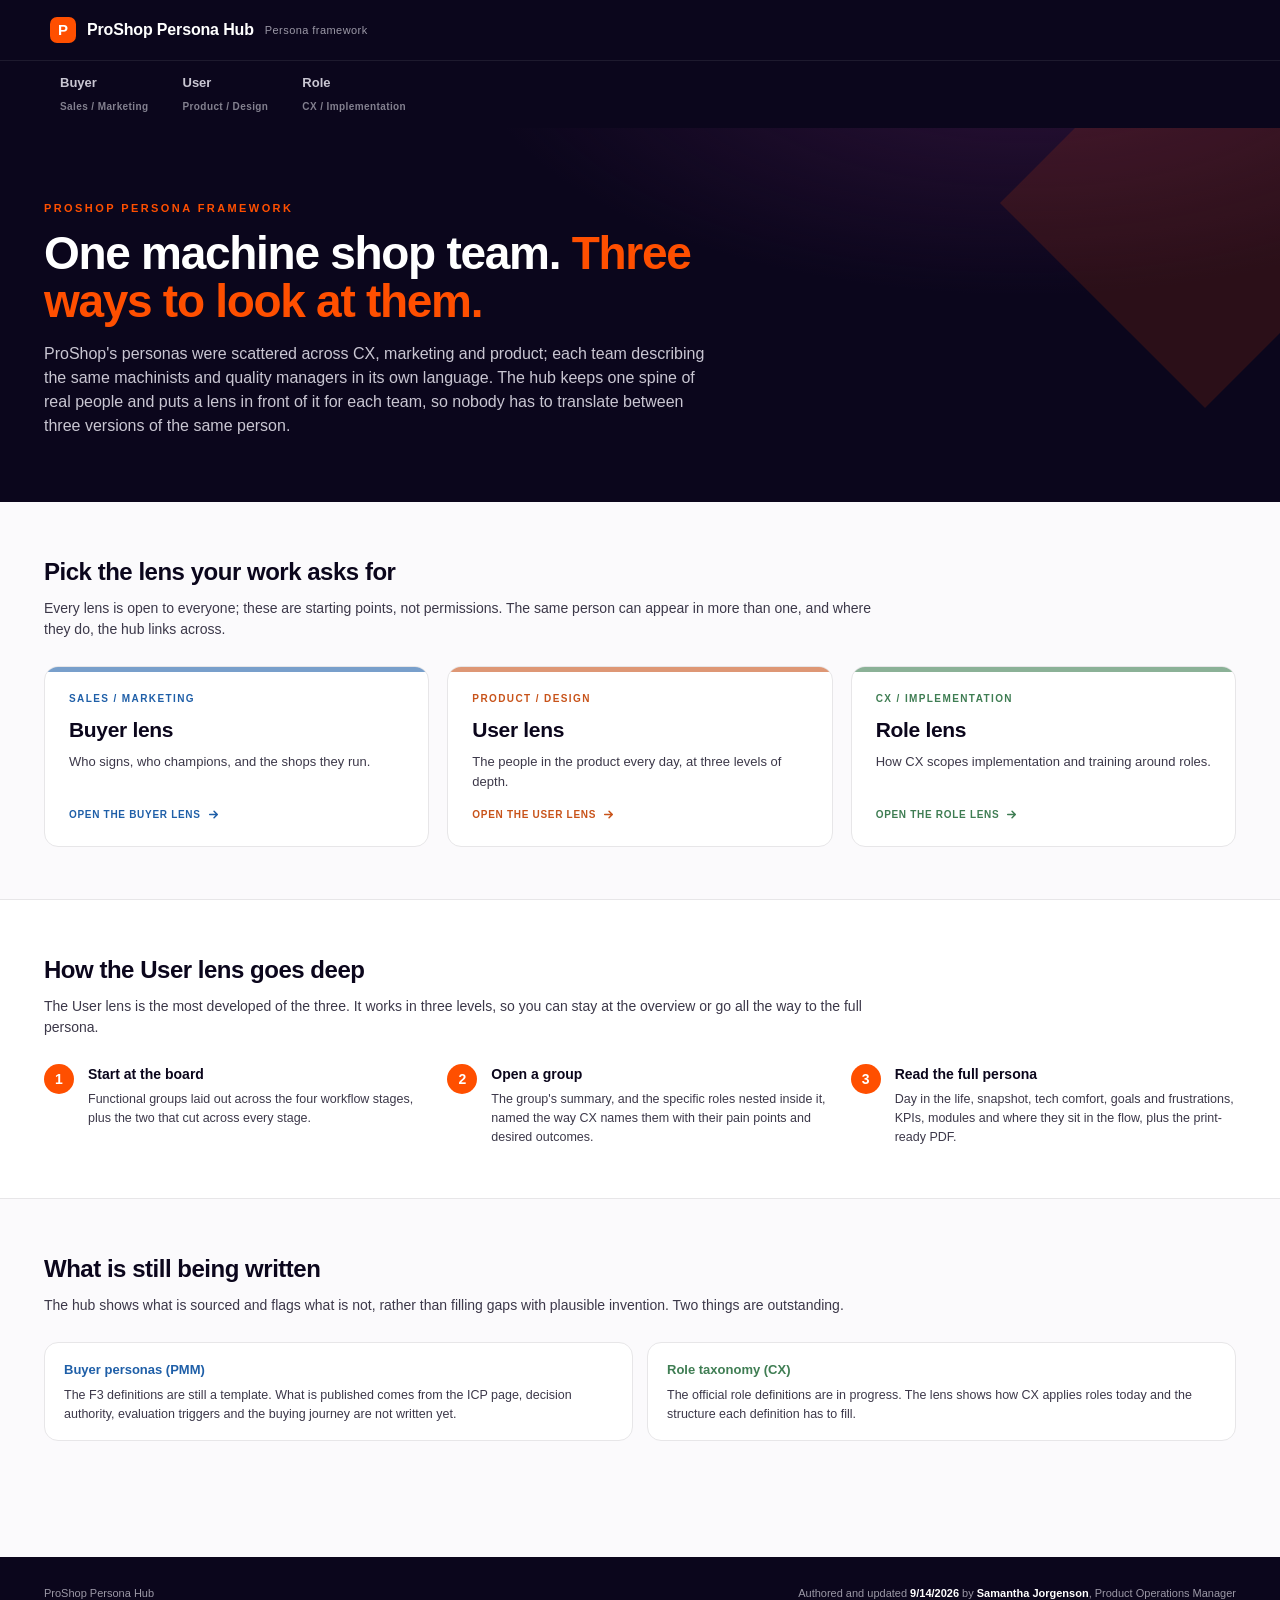
<file: index.html>
<!DOCTYPE html>
<html lang="en">
<head>
<meta charset="UTF-8">
<meta name="viewport" content="width=device-width, initial-scale=1.0">
<title>ProShop Persona Hub</title>
<meta name="description" content="One set of people, seen through the lens your team actually works in, buyer, user, or role.">
<link rel="stylesheet" href="design-tokens.css">
<style>
  /* Colour and size values all come from design-tokens.css so the pending Figma
     swap stays a one-file change. Nothing here hard-codes a brand colour. */
  *{box-sizing:border-box;margin:0;padding:0;}
  html{scroll-behavior:smooth;}
  body{font-family:var(--sans);color:var(--ink);background:var(--wash);line-height:1.5;-webkit-font-smoothing:antialiased;}
  .wrap{max-width:var(--maxw);margin:0 auto;padding:0 24px;}
  [hidden]{display:none !important;}

  /* ---------- interactive affordances ---------- */
  .act{cursor:pointer;font:inherit;color:inherit;text-align:left;border:none;background:none;text-decoration:none;
       transition:transform var(--t-fast) var(--ease),box-shadow var(--t-fast) var(--ease),border-color var(--t-fast);}
  a{color:inherit;}
  :focus-visible{outline:none;box-shadow:var(--ring);border-radius:var(--radius-sm);}
  .btn{display:inline-flex;align-items:center;gap:8px;font-family:inherit;font-size:12.5px;font-weight:700;
       padding:10px 16px;border-radius:var(--radius-sm);cursor:pointer;border:none;text-decoration:none;
       transition:transform var(--t-fast) var(--ease),box-shadow var(--t-fast) var(--ease),background var(--t-fast);}
  .btn.flame{background:var(--flame);color:var(--paper);box-shadow:0 2px 0 #BE3A00,0 7px 20px rgba(255,79,0,.28);}
  .btn.flame:hover{transform:translateY(-2px);box-shadow:0 4px 0 #BE3A00,0 12px 26px rgba(255,79,0,.34);}
  .btn.flame:active{transform:translateY(1px);box-shadow:0 1px 0 #BE3A00;}
  .btn.line{background:var(--paper);color:var(--ink);border:1.5px solid var(--line);}
  .btn.line:hover{border-color:var(--accent,var(--flame));transform:translateY(-2px);}
  .skiplink{position:absolute;left:-9999px;top:0;z-index:100;background:var(--flame);color:var(--paper);
            padding:10px 16px;font-size:12.5px;font-weight:700;border-radius:0 0 var(--radius-sm) 0;}
  .skiplink:focus{left:0;}

  /* ---------- top bar ---------- */
  .topbar{background:var(--ink);color:var(--paper);position:sticky;top:0;z-index:40;}
  .topbar .wrap{display:flex;align-items:center;justify-content:space-between;min-height:var(--nav-h);gap:16px;}
  .brand{display:flex;align-items:center;gap:11px;font-weight:800;font-size:16px;letter-spacing:-.01em;
         color:var(--paper);text-decoration:none;padding:4px 6px;border-radius:var(--radius-sm);}
  .brand .logo{width:26px;height:26px;border-radius:7px;background:var(--flame);display:grid;place-items:center;font-size:15px;}
  .brand small{font-weight:500;color:#9B98A6;font-size:11px;letter-spacing:.04em;}

  .lensbar{background:var(--ink);border-top:1px solid rgba(255,255,255,.08);position:sticky;top:var(--nav-h);z-index:39;}
  .lensbar .wrap{display:flex;gap:2px;overflow-x:auto;}
  .tab{position:relative;color:#C9C6D2;text-decoration:none;padding:12px 16px 11px;white-space:nowrap;
       border-radius:var(--radius-sm) var(--radius-sm) 0 0;transition:color var(--t-fast),background var(--t-fast);}
  .tab .tl{font-size:13px;font-weight:800;display:block;}
  .tab .tw{font-size:10px;font-weight:600;color:#83808F;letter-spacing:.04em;}
  .tab::after{content:"";position:absolute;left:14px;right:14px;bottom:0;height:3px;border-radius:3px 3px 0 0;
              background:var(--tint);transform:scaleX(0);transition:transform var(--t-med) var(--ease);}
  .tab:hover{color:var(--paper);background:rgba(255,255,255,.07);}
  .tab:hover::after,.tab[aria-current="page"]::after{transform:scaleX(1);}
  .tab[aria-current="page"]{color:var(--paper);}
  .tab[data-lens="buyer"]{--tint:var(--lens-buyer);}
  .tab[data-lens="user"]{--tint:var(--lens-user);}
  .tab[data-lens="role"]{--tint:var(--lens-role);}

  /* ---------- page transition ---------- */
  #page{transition:opacity var(--t-med) var(--ease),transform var(--t-med) var(--ease);}
  #page.swap{opacity:0;transform:translateY(10px);}
  main{padding:28px 0 64px;}

  /* ---------- landing ---------- */
  .hero{background:radial-gradient(900px 420px at 80% -25%,#2E1238 0%,transparent 62%),var(--ink);
        color:var(--paper);padding:72px 0 64px;position:relative;overflow:hidden;}
  .hero::after{content:"";position:absolute;right:-70px;top:-70px;width:290px;height:290px;
               background:var(--flame);opacity:.13;transform:rotate(45deg);}
  .hero .wrap{position:relative;z-index:1;}
  .hero .kick{font-size:11px;letter-spacing:.22em;font-weight:700;color:var(--flame);text-transform:uppercase;margin-bottom:14px;}
  .hero h1{font-size:46px;font-weight:800;letter-spacing:-.028em;line-height:1.04;max-width:16em;}
  .hero h1 em{font-style:normal;color:var(--flame);}
  .hero .sub{font-size:16px;color:#C9C6D2;margin-top:16px;max-width:42em;}

  .hsec{padding:52px 0;}
  .hsec.alt{background:var(--paper);border-block:1px solid var(--line);}
  .hh{font-size:24px;font-weight:800;letter-spacing:-.02em;margin-bottom:8px;}
  .hp{font-size:14px;color:var(--ink-soft);max-width:60em;margin-bottom:26px;}

  .lenscards{display:grid;grid-template-columns:repeat(auto-fit,minmax(280px,1fr));gap:18px;}
  .lenscard{display:flex;flex-direction:column;background:var(--paper);border:1.5px solid var(--line);
            border-radius:var(--radius);padding:24px;position:relative;overflow:hidden;}
  .hsec.alt .lenscard{background:var(--wash);}
  .lenscard::before{content:"";position:absolute;left:0;top:0;width:100%;height:5px;background:var(--accent);opacity:.6;transition:opacity var(--t-fast);}
  .lenscard:hover{border-color:var(--accent);transform:translateY(-5px);box-shadow:var(--shadow-lg);}
  .lenscard:hover::before{opacity:1;}
  .lenscard .lw{font-size:10px;letter-spacing:.14em;text-transform:uppercase;font-weight:800;color:var(--accent);margin-bottom:8px;}
  .lenscard .ln{font-size:21px;font-weight:800;letter-spacing:-.015em;margin-bottom:7px;}
  .lenscard .lb{font-size:13px;color:var(--ink-soft);margin-bottom:16px;}
  .lenscard .lgo{margin-top:auto;display:inline-flex;align-items:center;gap:6px;font-size:10px;font-weight:800;
                 letter-spacing:.07em;text-transform:uppercase;color:var(--accent);}

  .steps{display:grid;grid-template-columns:repeat(auto-fit,minmax(240px,1fr));gap:18px;counter-reset:s;}
  .step{position:relative;padding-left:44px;}
  .step::before{counter-increment:s;content:counter(s);position:absolute;left:0;top:0;width:30px;height:30px;
                border-radius:50%;background:var(--flame);color:var(--paper);display:grid;place-items:center;font-weight:800;font-size:14px;}
  .step h4{font-size:14px;font-weight:800;margin-bottom:5px;}
  .step p{font-size:12.5px;color:var(--ink-soft);}

  /* ---------- lens intro ---------- */
  .lensintro{background:var(--paper);border-bottom:1px solid var(--line);}
  .lensintro .wrap{padding:26px 24px 0;}
  .crumb{font-size:11px;color:var(--mute);margin-bottom:10px;}
  .crumb a{color:var(--mute);text-decoration:none;font-weight:700;}
  .crumb a:hover{color:var(--flame);}
  .eyebrow{display:inline-flex;align-items:center;gap:8px;font-size:11px;letter-spacing:.16em;text-transform:uppercase;font-weight:800;color:var(--accent);margin-bottom:8px;}
  .eyebrow::before{content:"";width:22px;height:2px;background:var(--accent);border-radius:2px;}
  h1.ltitle{font-size:28px;font-weight:800;letter-spacing:-.02em;margin-bottom:6px;}
  .ldesc{font-size:14px;color:var(--ink-soft);max-width:60em;}
  .lmeta{margin-top:12px;display:flex;gap:10px;flex-wrap:wrap;align-items:center;}
  .pill{font-size:10.5px;font-weight:800;letter-spacing:.06em;text-transform:uppercase;padding:5px 10px;border-radius:999px;}
  .pill.built{background:rgba(25,135,84,.12);color:var(--green);}
  .pill.partial{background:rgba(31,95,168,.12);color:var(--lens-buyer);}
  .pill.owner{background:var(--wash);color:var(--mute);border:1px solid var(--line);}

  /* section sub-nav, chunks each lens instead of one long scroll */
  .subnav{display:flex;gap:3px;margin-top:20px;overflow-x:auto;}
  .subnav a{position:relative;font-size:12.5px;font-weight:700;color:var(--mute);text-decoration:none;
            padding:10px 14px;white-space:nowrap;border-radius:var(--radius-sm) var(--radius-sm) 0 0;transition:var(--t-fast);}
  .subnav a::after{content:"";position:absolute;left:10px;right:10px;bottom:0;height:3px;border-radius:3px 3px 0 0;
                   background:var(--accent);transform:scaleX(0);transition:transform var(--t-med) var(--ease);}
  .subnav a:hover{color:var(--ink);background:var(--wash);}
  .subnav a[aria-current="page"]{color:var(--ink);}
  .subnav a[aria-current="page"]::after{transform:scaleX(1);}

  /* ---------- board ---------- */
  .boardhint{font-size:12px;color:var(--mute);margin-bottom:14px;}
  .stages{display:grid;grid-template-columns:repeat(4,1fr);gap:26px 22px;align-items:start;}
  .stagecol{display:flex;flex-direction:column;gap:8px;}
  .stagehead{position:relative;background:var(--flame-wash);border:1px solid var(--flame-line);
             border-radius:var(--radius-sm);padding:10px 13px 11px;margin-bottom:2px;}
  .stagehead .s{font-family:var(--mono);font-size:10px;color:var(--flame);font-weight:700;}
  .stagehead .n{font-size:12.5px;font-weight:800;}
  .stagehead .sd{font-size:10.5px;color:var(--ink-soft);line-height:1.35;margin-top:4px;}
  /* between-stage arrow: anchored to the header, sitting in the grid gap */
  .stagehead .snext{position:absolute;right:-18px;top:50%;transform:translateY(-50%);
                    width:14px;color:var(--flame);opacity:.85;display:block;}
  .stagehead .snext svg{width:14px;height:9px;display:block;}

  .gcard{display:flex;flex-direction:column;gap:6px;background:var(--paper);border:1.5px solid var(--line);
         border-radius:var(--radius);padding:15px 14px 13px;position:relative;overflow:hidden;}
  .gcard::before{content:"";position:absolute;left:0;top:0;width:100%;height:4px;background:var(--accent);opacity:.5;transition:opacity var(--t-fast);}
  .gcard:hover{border-color:var(--accent);transform:translateY(-4px);box-shadow:var(--shadow-lg);}
  .gcard:hover::before{opacity:1;}
  .gcard .gn{font-size:14px;font-weight:800;letter-spacing:-.01em;}
  .gcard .gs{font-size:11px;color:var(--mute);line-height:1.35;}
  .gcard .grow{margin-top:auto;padding-top:9px;display:flex;align-items:center;justify-content:space-between;gap:8px;}
  .gcard .cta{font-size:9.5px;font-weight:800;letter-spacing:.07em;text-transform:uppercase;color:var(--accent);display:inline-flex;align-items:center;gap:4px;}
  .cnt{font-size:9.5px;font-weight:800;color:var(--mute);background:var(--wash);border:1px solid var(--line);border-radius:999px;padding:3px 8px;white-space:nowrap;}
  .cnt.warn{background:var(--amber-wash);color:var(--amber);border-color:transparent;}

  .crossband{margin-top:16px;background:var(--ink);border-radius:var(--radius);padding:18px 20px;}
  .crossband .ch{font-size:10.5px;letter-spacing:.14em;text-transform:uppercase;font-weight:800;color:var(--flame);margin-bottom:4px;}
  .crossband .cd{font-size:11.5px;color:#C9C6D2;margin-bottom:14px;}
  .crossgrid{display:grid;grid-template-columns:repeat(auto-fit,minmax(230px,1fr));gap:12px;}
  .crossband .gcard{background:rgba(255,255,255,.06);border-color:rgba(255,255,255,.16);color:var(--paper);}
  .crossband .gcard .gs{color:#C9C6D2;}
  .crossband .gcard .cnt{background:rgba(255,255,255,.1);border-color:rgba(255,255,255,.18);color:#C9C6D2;}
  .crossband .gcard .cnt.warn{background:var(--amber-wash);color:var(--amber);}

  /* ---------- focus ---------- */
  .railbar{display:flex;align-items:center;gap:10px;margin-bottom:16px;}
  .backall{flex:none;font-size:12px;font-weight:800;background:var(--paper);border:1.5px solid var(--line);
           border-radius:var(--radius-sm);padding:9px 13px;text-decoration:none;transition:var(--t-fast);}
  .backall:hover{border-color:var(--accent);transform:translateX(-2px);}
  .rail{display:flex;gap:7px;overflow-x:auto;padding-bottom:3px;}
  .railchip{flex:none;font-size:11.5px;font-weight:700;background:var(--paper);border:1.5px solid var(--line);
            border-radius:999px;padding:8px 14px;white-space:nowrap;text-decoration:none;transition:var(--t-fast);}
  .railchip:hover{border-color:var(--accent);}
  .railchip[aria-current="page"]{background:var(--accent);border-color:var(--accent);color:var(--paper);}

  .fpanel{background:var(--paper);border:1px solid var(--line);border-radius:var(--radius);overflow:hidden;}
  .fhead{padding:24px 26px 22px;border-bottom:1px solid var(--line);}
  .fhead .fstage{font-size:10px;letter-spacing:.14em;text-transform:uppercase;font-weight:800;color:var(--accent);margin-bottom:7px;}
  .fhead h2{font-size:26px;font-weight:800;letter-spacing:-.02em;}
  .fhead .fsum{font-size:13.5px;color:var(--ink-soft);margin-top:8px;max-width:62em;}
  .chips{display:flex;flex-wrap:wrap;gap:7px;margin-top:14px;}
  .chip{font-size:11px;font-weight:600;background:var(--wash);border:1px solid var(--line);border-radius:8px;padding:6px 10px;color:var(--ink-soft);}
  .chip.home{background:var(--flame-wash);border-color:var(--flame-line);color:var(--ink);font-weight:700;}
  .chip.pos{background:var(--ink);color:var(--paper);border-color:var(--ink);font-weight:700;}
  .fbody{padding:22px 26px 26px;}
  .fsec{font-size:10.5px;letter-spacing:.14em;text-transform:uppercase;font-weight:800;
        padding-bottom:6px;border-bottom:2px solid var(--accent);margin:0 0 14px;}

  /* ---------- accordion ---------- */
  .acc{display:flex;flex-direction:column;gap:9px;}
  .accitem{border:1.5px solid var(--line);border-radius:var(--radius-sm);overflow:hidden;background:var(--paper);}
  .accitem[data-open="true"]{border-color:var(--accent);}
  .acchead{width:100%;display:flex;align-items:center;gap:12px;padding:13px 15px;cursor:pointer;
           font-family:inherit;background:none;border:none;text-align:left;transition:background var(--t-fast);}
  .acchead:hover{background:var(--wash);}
  .acchead .an{display:block;font-size:13.5px;font-weight:800;}
  .acchead .as{display:block;font-size:11px;color:var(--mute);margin-top:1px;}
  .acchead .atxt{flex:1;min-width:0;}
  .chev{flex:none;width:11px;height:11px;border-right:2.4px solid var(--accent);border-bottom:2.4px solid var(--accent);
        transform:rotate(45deg);transition:transform var(--t-med) var(--ease);margin-right:3px;}
  .accitem[data-open="true"] .chev{transform:rotate(-135deg);}
  .accbody{max-height:0;overflow:hidden;transition:max-height var(--t-med) var(--ease);}
  .accinner{padding:2px 15px 16px;display:grid;grid-template-columns:1fr 1fr;gap:18px;}
  .col h4{font-size:10px;letter-spacing:.1em;text-transform:uppercase;font-weight:800;margin-bottom:8px;display:flex;align-items:center;gap:6px;}
  .col h4 .dot{width:7px;height:7px;border-radius:50%;}
  .col.pain h4 .dot{background:var(--amber);}
  .col.out h4 .dot{background:var(--green);}
  .col ul{list-style:none;}
  .col li{font-size:11.5px;color:var(--ink-soft);padding-left:14px;position:relative;margin-bottom:7px;line-height:1.4;}
  .col li::before{content:"";position:absolute;left:0;top:6px;width:5px;height:5px;border-radius:50%;}
  .col.pain li::before{background:var(--amber);}
  .col.out li::before{background:var(--green);}
  .accmeta{grid-column:1/-1;display:flex;flex-wrap:wrap;gap:8px;align-items:center;padding-top:8px;border-top:1px dashed var(--line);}
  .src{font-size:10px;color:var(--mute);}
  .xlens{font-size:10px;font-weight:800;background:var(--lens-buyer);color:var(--paper);border:none;
         border-radius:999px;padding:5px 11px;text-decoration:none;display:inline-flex;align-items:center;gap:5px;transition:var(--t-fast);}
  .xlens:hover{transform:translateY(-1px);}

  /* ---------- notices ---------- */
  .notice{display:flex;gap:12px;align-items:flex-start;background:var(--amber-wash);border:1px solid rgba(180,83,9,.25);
          border-radius:var(--radius-sm);padding:13px 16px;font-size:12px;color:var(--ink-soft);}
  .notice .ni{font-weight:800;color:var(--amber);flex:none;}
  .notice b{color:var(--ink);}
  .notice.plain{background:var(--wash);border-color:var(--line);}
  .notice.plain .ni{color:var(--mute);}

  /* ---------- level 3 ---------- */
  /* persona tab nav inside the focus panel */
  .ptabs{display:flex;gap:3px;margin:18px -4px -22px;overflow-x:auto;padding-bottom:0;}
  .ptabs a{position:relative;font-size:12px;font-weight:700;color:var(--mute);text-decoration:none;
           padding:10px 12px 12px;white-space:nowrap;transition:var(--t-fast);}
  .ptabs a::after{content:"";position:absolute;left:8px;right:8px;bottom:0;height:3px;border-radius:3px 3px 0 0;
                  background:var(--accent);transform:scaleX(0);transition:transform var(--t-med) var(--ease);}
  .ptabs a:hover{color:var(--ink);}
  .ptabs a[aria-current="page"]{color:var(--ink);}
  .ptabs a[aria-current="page"]::after{transform:scaleX(1);}
  .tabhint{margin-top:22px;padding-top:16px;border-top:1px solid var(--line);font-size:12px;color:var(--mute);}
  .tabhint a{color:var(--accent);font-weight:700;text-decoration:none;}
  .tabhint a:hover{text-decoration:underline;}
  .fhrow{display:flex;align-items:flex-start;justify-content:space-between;gap:16px;flex-wrap:wrap;}

  .twocol{display:grid;grid-template-columns:1fr 1fr;gap:26px;align-items:start;}
  p.txt.intro{margin:-6px 0 14px;color:var(--mute);}
  .inwords{margin-top:24px;background:var(--flame-wash);border:1px solid var(--flame-line);
           border-radius:var(--radius);padding:18px 20px;}
  .inwords .iwl{display:block;font-size:9.5px;letter-spacing:.13em;text-transform:uppercase;font-weight:800;
                color:var(--flame);margin-bottom:7px;}
  .inwords p{font-size:13.5px;font-style:italic;color:var(--ink-soft);}
  .flownote{margin-top:12px;}
  .foot-note{font-size:11px;color:var(--mute);margin-top:18px;padding-top:12px;border-top:1px solid var(--line);}

  /* day in the life, drawn as an actual timeline */
  .tline{list-style:none;position:relative;padding-left:26px;margin-top:4px;}
  .tline::before{content:"";position:absolute;left:6px;top:6px;bottom:8px;width:2px;background:var(--flame-line);border-radius:2px;}
  .tstep{position:relative;display:grid;grid-template-columns:70px 1fr;gap:14px;padding:10px 0;align-items:baseline;}
  .tdot{position:absolute;left:-26px;top:15px;width:11px;height:11px;border-radius:50%;
        background:var(--paper);border:2.5px solid var(--flame);}
  .tlab{font-family:var(--mono);font-size:10.5px;color:var(--flame);font-weight:700;}
  .tbody{font-size:12.5px;color:var(--ink-soft);}

  .fsec.mt{margin-top:30px;}
  .pquote{display:flex;gap:12px;margin-bottom:6px;}
  .pquote.big{margin-bottom:26px;}
  .pquote .m{font-family:Georgia,serif;font-size:40px;color:var(--flame);font-weight:800;line-height:.8;}
  .pquote p{font-size:14.5px;font-style:italic;color:var(--ink-soft);padding-top:5px;}
  .pquote.big p{font-size:17px;line-height:1.45;}
  p.txt{font-size:13px;color:var(--ink-soft);}
  p.txt + p.txt{margin-top:9px;}
  .snap.one{grid-template-columns:1fr;}
  .snap{display:grid;grid-template-columns:1fr 1fr;gap:0 24px;}
  .snap .r{display:flex;justify-content:space-between;font-size:12px;padding:6px 0;border-bottom:1px dashed var(--flame-line);}
  .snap .r .k{color:var(--mute);font-weight:600;}
  .snap .r .v{font-weight:700;text-align:right;}
  .tl2 .row{display:flex;gap:13px;padding:7px 0;}
  .tl2 .t{font-family:var(--mono);font-size:10.5px;color:var(--flame);font-weight:700;width:52px;flex:none;padding-top:1px;}
  .tl2 .x{font-size:12.5px;color:var(--ink-soft);}
  .trip{display:grid;grid-template-columns:1fr 1fr 1fr;gap:15px;}
  .pnl{border:1px solid var(--line);border-radius:12px;padding:14px;}
  .pnl .h{display:flex;align-items:center;gap:7px;font-size:10.5px;letter-spacing:.1em;text-transform:uppercase;font-weight:800;margin-bottom:10px;}
  .pnl .dot{width:8px;height:8px;border-radius:50%;}
  .pnl.g .dot{background:var(--green);}.pnl.f .dot{background:var(--amber);}.pnl.n .dot{background:var(--flame);}
  .pnl ul{list-style:none;}
  .pnl li{font-size:11.5px;color:var(--ink-soft);padding-left:14px;position:relative;margin-bottom:8px;line-height:1.4;}
  .pnl li::before{content:"";position:absolute;left:0;top:6px;width:5px;height:5px;border-radius:50%;}
  .pnl.g li::before{background:var(--green);}.pnl.f li::before{background:var(--amber);}.pnl.n li::before{background:var(--flame);}
  .meters .m{margin-bottom:10px;}
  .meters .lab{display:flex;justify-content:space-between;font-size:11.5px;color:var(--ink-soft);margin-bottom:4px;}
  .meters .track{height:6px;background:#EBE9EF;border-radius:4px;overflow:hidden;}
  .meters .fill{height:100%;background:var(--flame);border-radius:4px;}
  .kpis{display:grid;grid-template-columns:1fr 1fr;gap:11px;}
  .kpi{border:1px solid var(--line);border-radius:11px;padding:12px 13px;}
  .kpi .big{font-size:17px;font-weight:800;color:var(--flame);}
  .kpi .lab{font-size:11px;color:var(--ink-soft);margin-top:3px;}
  .mods,.navs{display:flex;flex-wrap:wrap;gap:7px;}
  .mod{font-size:11px;font-weight:600;background:var(--wash);border:1px solid var(--line);border-radius:8px;padding:7px 11px;color:var(--ink-soft);}
  .mod.p{background:var(--flame-wash);border-color:var(--flame-line);color:var(--ink);font-weight:700;}
  .mod .mtag{color:var(--flame);font-weight:800;font-size:9px;margin-left:6px;letter-spacing:.06em;text-transform:uppercase;}
  .navsub{font-size:11.5px;color:var(--mute);margin:-7px 0 11px;}
  .navchip{font-size:11px;font-weight:700;background:var(--ink);color:var(--paper);border-radius:8px;padding:7px 11px;}
  .flowrow{display:grid;grid-template-columns:1fr auto 1.1fr auto 1fr;align-items:stretch;}
  .fnode{border:1px solid var(--line);border-radius:12px;padding:12px 13px;}
  .fnode.me{border:2px solid var(--flame);background:var(--flame-wash);}
  .fnode .l{font-size:9px;letter-spacing:.1em;text-transform:uppercase;color:var(--mute);font-weight:800;margin-bottom:4px;}
  .fnode.me .l{color:var(--flame);}
  .fnode .w{font-size:12.5px;font-weight:800;}
  .fnode .ww{font-size:10.5px;color:var(--mute);margin-top:4px;line-height:1.35;}
  .farr{display:flex;flex-direction:column;align-items:center;justify-content:center;padding:0 9px;color:var(--flame);}
  .farr .tt{font-size:8px;color:var(--mute);font-weight:700;text-transform:uppercase;margin-bottom:3px;white-space:nowrap;}
  .farr svg{width:22px;height:10px;}
  .pdlrow{margin-top:26px;padding-top:18px;border-top:1px solid var(--line);display:flex;justify-content:space-between;align-items:center;gap:14px;flex-wrap:wrap;}
  .pdlrow .note{font-size:10px;color:var(--mute);}

  /* ---------- buyer + role content ---------- */
  .blk{margin-bottom:8px;}
  .bt{font-size:21px;font-weight:800;letter-spacing:-.015em;margin-bottom:7px;}
  .bd{font-size:13.5px;color:var(--ink-soft);max-width:64em;margin-bottom:16px;}
  .bl{list-style:none;margin:-8px 0 20px;display:flex;flex-direction:column;gap:6px;}
  .bl li{font-size:12.5px;color:var(--ink-soft);padding-left:16px;position:relative;}
  .bl li::before{content:"";position:absolute;left:0;top:7px;width:6px;height:6px;border-radius:50%;background:var(--accent);}
  .bsrc{font-size:10.5px;color:var(--mute);margin-top:16px;}

  .icpgrid{display:grid;grid-template-columns:repeat(auto-fit,minmax(280px,1fr));gap:16px;}
  .icpcard{border:1px solid var(--line);border-radius:var(--radius);overflow:hidden;background:var(--paper);}
  .icphead{color:var(--paper);padding:11px 18px;display:flex;align-items:baseline;gap:10px;}
  .icphead .ig{font-size:10px;font-weight:800;letter-spacing:.12em;text-transform:uppercase;opacity:.85;}
  .icphead .il{font-size:13px;font-weight:800;letter-spacing:.05em;text-transform:uppercase;}
  .icpcard.t-a .icphead{background:var(--flame);}
  .icpcard.t-b .icphead{background:#C15A20;}
  .icpcard.t-c .icphead{background:var(--mute);}
  .icpbody{padding:16px 18px;display:flex;flex-direction:column;gap:7px;}
  .ir{font-size:12.5px;color:var(--ink-soft);line-height:1.5;}
  .ir b{color:var(--ink);}

  .dmtable{display:flex;flex-direction:column;gap:9px;}
  .dmrow{display:grid;grid-template-columns:1.1fr 1.4fr 1.4fr;gap:16px;background:var(--paper);
         border:1px solid var(--line);border-radius:var(--radius-sm);padding:14px 16px;}
  .dmn{font-size:13.5px;font-weight:800;}
  .dml{display:block;font-size:9px;letter-spacing:.11em;text-transform:uppercase;font-weight:800;color:var(--mute);margin-bottom:3px;}
  .dmp,.dmo{font-size:12px;color:var(--ink-soft);}
  .dmo{color:var(--green);font-weight:600;}

  .tiers{display:grid;grid-template-columns:1fr 1fr;gap:16px;}
  .tier{background:var(--paper);border:1px solid var(--line);border-left:4px solid var(--accent);
        border-radius:var(--radius-sm);padding:16px 18px;}
  .tier h4{font-size:14px;font-weight:800;margin-bottom:7px;}
  .tier p{font-size:12.5px;color:var(--ink-soft);margin-bottom:6px;}
  .tier .tb b{color:var(--ink);}
  .tier .tx{font-size:11px;color:var(--mute);font-style:italic;margin-bottom:0;}

  .vbgrid{display:grid;grid-template-columns:repeat(auto-fit,minmax(240px,1fr));gap:14px;}
  .vbcard{background:var(--paper);border:1px solid var(--line);border-radius:var(--radius);padding:17px 19px;}
  .vt{font-size:13px;font-weight:800;color:var(--accent);margin-bottom:6px;}
  .vd{font-size:12.5px;color:var(--ink-soft);}

  .jgrid{display:grid;grid-template-columns:1fr 1fr;gap:16px;}
  .jcard{background:var(--paper);border:1px solid var(--line);border-radius:var(--radius);padding:18px 20px;}
  .jst{display:inline-block;font-size:9.5px;font-weight:800;letter-spacing:.11em;text-transform:uppercase;
       background:var(--accent);color:var(--paper);border-radius:999px;padding:4px 10px;margin-bottom:9px;}
  .jnm{font-size:14px;font-weight:800;margin-bottom:6px;}
  .jcard p{font-size:12.5px;color:var(--ink-soft);}

  .flds{display:flex;flex-direction:column;gap:1px;background:var(--line);border:1px solid var(--line);border-radius:var(--radius-sm);overflow:hidden;}
  .fldrow{display:grid;grid-template-columns:1fr 2.1fr;gap:16px;background:var(--paper);padding:11px 16px;}
  .fk{font-size:12.5px;font-weight:800;}
  .fv{font-size:12px;color:var(--ink-soft);}

  /* ---------- source-of-truth link-out ---------- */
  .srcbox{margin-top:30px;padding-top:22px;border-top:1px solid var(--line);}
  .srcbox h3{font-size:11px;letter-spacing:.12em;text-transform:uppercase;font-weight:800;color:var(--mute);margin-bottom:5px;}
  .srcbox .sn{font-size:12px;color:var(--ink-soft);margin-bottom:14px;max-width:62em;}
  .srcgrid{display:grid;grid-template-columns:repeat(auto-fit,minmax(250px,1fr));gap:12px;}
  .srcitem{display:flex;flex-direction:column;gap:4px;background:var(--paper);border:1px solid var(--line);
           border-left:3px solid var(--accent);border-radius:var(--radius-sm);padding:13px 15px;}
  .srcitem:hover{border-color:var(--accent);transform:translateY(-2px);box-shadow:var(--shadow);}
  .srcitem .st{font-size:12.5px;font-weight:800;color:var(--accent);}
  .srcitem .ext{font-size:11px;opacity:.7;}
  .srcitem .sd{font-size:11.5px;color:var(--ink-soft);line-height:1.4;}

  footer.foot{background:var(--ink);color:#9B98A6;padding:28px 0;font-size:11px;}
  footer.foot .wrap{display:flex;justify-content:space-between;align-items:center;gap:14px;flex-wrap:wrap;}
  footer.foot b{color:var(--paper);}

  @media (max-width:1000px){
    /* Columns reflow, so the left-to-right stage arrows would point at nothing.
       The down-arrows inside a stage still read correctly and stay. */
    .stagehead .snext{display:none;}
    .stages{grid-template-columns:1fr 1fr;}
    .trip,.tiers,.jgrid{grid-template-columns:1fr;}
    .flowrow{grid-template-columns:1fr;gap:8px;}
    .farr{flex-direction:row;gap:6px;padding:3px 0;}
    .dmrow{grid-template-columns:1fr;gap:10px;}
    .hero h1{font-size:38px;}
  }
  @media (max-width:680px){
    .stages{grid-template-columns:1fr;}
    .accinner{grid-template-columns:1fr;gap:14px;}
    .snap,.kpis{grid-template-columns:1fr;}
    .fldrow{grid-template-columns:1fr;gap:4px;}
    .twocol{grid-template-columns:1fr;gap:20px;}
    .tstep{grid-template-columns:1fr;gap:3px;}
    h1.ltitle{font-size:22px;}
    .hero{padding:52px 0 46px;}
    .hero h1{font-size:30px;}
    .bt,.hh{font-size:18px;}
    .fhead,.fbody{padding-left:18px;padding-right:18px;}
    .fhead h2{font-size:21px;}
  }
  @media (prefers-reduced-motion:reduce){
    html{scroll-behavior:auto;}
    *{transition-duration:.01ms !important;}
  }
</style>
</head>
<body>

<a class="skiplink" href="#main">Skip to content</a>

<div class="topbar">
  <div class="wrap">
    <a class="brand" href="#/"><span class="logo" aria-hidden="true">P</span> ProShop Persona Hub <small>Persona framework</small></a>
  </div>
</div>

<nav class="lensbar" aria-label="Persona lenses">
  <div class="wrap" id="lenstabs"></div>
</nav>

<div class="lensintro" id="lensintro" hidden></div>

<main id="main">
  <div id="page"></div>
</main>

<footer class="foot">
  <div class="wrap">
    <span>ProShop Persona Hub</span>
    <span>Authored and updated <b>9/14/2026</b> by <b>Samantha Jorgenson</b>, Product Operations Manager</span>
  </div>
</footer>

<!-- ?v= must match HUB.schema in personas.js. The page and its data are separately
     cached files; without this a browser could pair new markup with stale data, which
     previously threw mid-render and left a lens blank. Bump both together. -->
<script src="personas.js?v=4"></script>
<script>
/* ============================================================================
   ProShop Persona Hub
   Routing is hash-based so every view has a real URL: the back button, refresh,
   bookmarks and shared links all behave the way a webpage should.
     #/                     landing
     #/buyer[/section]      buyer lens, one section at a time
     #/user[/groupId]       board, or one functional group in focus
     #/role[/section]       role lens, one section at a time
   ============================================================================ */
const $  = (s,r=document)=>r.querySelector(s);
const $$ = (s,r=document)=>[...r.querySelectorAll(s)];
const REDUCED = window.matchMedia('(prefers-reduced-motion: reduce)').matches;

const ARROW = '<svg width="13" height="13" viewBox="0 0 24 24" fill="none" stroke="currentColor" stroke-width="2.8" stroke-linecap="round" stroke-linejoin="round" aria-hidden="true"><path d="M5 12h13M13 6l6 6-6 6"/></svg>';
const DOWN  = '<svg width="13" height="13" viewBox="0 0 24 24" fill="none" stroke="currentColor" stroke-width="2.8" stroke-linecap="round" stroke-linejoin="round" aria-hidden="true"><path d="M12 4v12M6 12l6 6 6-6"/></svg>';
const FLOWARROW = '<svg viewBox="0 0 22 10" aria-hidden="true"><line x1="0" y1="5" x2="15" y2="5" stroke="currentColor" stroke-width="2"/><polygon points="15,1 22,5 15,9" fill="currentColor"/></svg>';
const STEPARROW = '<svg viewBox="0 0 20 12" aria-hidden="true"><line x1="0" y1="6" x2="12" y2="6" stroke="currentColor" stroke-width="2.2"/><polygon points="12,1.5 20,6 12,10.5" fill="currentColor"/></svg>';

const esc  = s => String(s).replace(/&/g,'&amp;').replace(/</g,'&lt;').replace(/>/g,'&gt;');
const attr = s => String(s).replace(/'/g,"\\'");
/* Persona copy carries intentional HTML entities from the kit, pass through. */
const rich = s => (s==null?'':String(s));

const lens   = id => HUB.lenses.find(l=>l.id===id);
const groups = id => HUB.groups.filter(g=>g.lens===id);
const group  = id => HUB.groups.find(g=>g.id===id);
const persona= key => PERSONAS.find(p=>p._key===key);

/* Kept deliberately short. The GTM Hub and the Customer Education Strategy own the
   sales and training detail and are actively maintained; duplicating them here would
   only go stale. The hub carries the people, and links out for the rest.
   The trimmed sections ('tiers', 'fit', 'delivery', 'outcomes') still have their data
   in personas.js, re-adding one is a single line here. */
const SECTIONS = {
  buyer:[{id:'who',label:'Who buys ProShop'},{id:'people',label:'The decision-makers'}],
  role: [{id:'journey',label:'The learning journey'},{id:'structure',label:'Definition structure'}]
};
const STATE_PILL = {built:['built','Built'],partial:['partial','Partly built, more content pending'],
                    scaffold:['scaffold','Scaffold, content pending']};

let route = {lens:'home', sub:null};

/* ---------------- routing ---------------- */
function parseHash(){
  const raw = location.hash.replace(/^#\/?/,'').replace(/\/$/,'');
  if(!raw) return {lens:'home', sub:null, tab:null};
  const [a,b,c] = raw.split('/');
  if(!lens(a)) return {lens:'home', sub:null, tab:null};
  return {lens:a, sub:b||null, tab:c||null};
}

/* A persona is read in parts rather than as one long page. Each part is its own
   route, so any section of any persona can be linked to directly. */
const PERSONA_TABS = [
  {id:'roles',   label:'Roles'},
  {id:'glance',  label:'At a glance'},
  {id:'day',     label:'A day in the life'},
  {id:'needs',   label:'Goals &amp; needs'},
  {id:'product', label:'In the product'},
  {id:'flow',    label:'Where they fit'}
];
function personaTabs(g){
  return g.persona_key ? PERSONA_TABS : PERSONA_TABS.filter(t=>t.id==='roles');
}
function focusTab(g){
  const ok = personaTabs(g).map(t=>t.id);
  return ok.includes(route.tab) ? route.tab : 'roles';
}

/* Two routes share a "view" when they differ only by which tab or section is open.
   Switching tab within a persona should leave you where you are, not fling you back
   to the top of the page. Moving to another lens or another group is a real change
   of place, and does scroll up. */
function viewKey(r){
  const g = r.sub && group(r.sub) && group(r.sub).lens === r.lens ? r.sub : '';
  return r.lens + '|' + g;
}

function applyRoute(){
  const next = parseHash();
  const movedView = viewKey(next) !== viewKey(route);
  route = next;
  renderTabs();
  if(route.lens==='home'){
    $('#lensintro').hidden = true;
    swap(renderHome);
  } else {
    $('#lensintro').hidden = false;
    renderIntro();
    swap(()=>renderLensPage());
  }
  if(movedView) window.scrollTo({top:0,behavior:'instant'});
  else keepTabsInView();
}

/* Staying put is right until the tab strip itself has scrolled out of sight above,
   at which point the reader would be looking at new content with no idea what
   switched. Nudge just far enough to put the strip back under the sticky header. */
function keepTabsInView(){
  requestAnimationFrame(()=>{
    const strip = $('#page .ptabs') || $('#lensintro .subnav');
    if(!strip) return;
    const stuck = $('.topbar').offsetHeight + $('.lensbar').offsetHeight;
    const top = strip.getBoundingClientRect().top;
    if(top < stuck + 4){
      window.scrollTo({top: window.scrollY + top - stuck - 12, behavior:'instant'});
    }
  });
}

/* Fade out, re-render, fade back in.
   The render is wrapped: if it throws, we still paint something and still clear the
   fade class. Previously a throw left innerHTML unassigned AND the page at opacity 0,
   so a single bad field showed up as a completely blank lens. */
function swap(render){
  const page = $('#page');
  const paint = ()=>{
    try {
      page.innerHTML = render();
    } catch (err) {
      console.error('Render failed for route', route, err);
      page.innerHTML = `<div class="wrap"><div class="notice">
          <span class="ni">Something went wrong</span>
          <span>This view failed to render. A refresh usually fixes it, if it does not,
          the page and its data may be out of step. Details are in the browser console.</span>
        </div></div>`;
    }
    page.classList.remove('swap');
    afterPaint();
  };
  if(REDUCED){ paint(); return; }
  page.classList.add('swap');
  setTimeout(paint, 140);
}
function afterPaint(){
  const first = $('.accitem[data-open="true"] .accbody');
  if(first) first.style.maxHeight = first.scrollHeight + 'px';
}

window.addEventListener('hashchange', applyRoute);

/* ---------------- chrome ---------------- */
function renderTabs(){
  $('#lenstabs').innerHTML = HUB.lenses.map(l=>
    `<a class="tab" href="#/${l.id}" data-lens="${l.id}"${route.lens===l.id?' aria-current="page"':''}>
       <span class="tl">${esc(l.label)}</span><span class="tw">${esc(l.who)}</span></a>`).join('');
}

function renderIntro(){
  const l = lens(route.lens);
  const [cls,label] = STATE_PILL[l.state] || STATE_PILL.scaffold;
  const secs = SECTIONS[l.id];
  const cur  = currentSection();
  const sub  = secs ? `<div class="subnav">${secs.map(s=>
        `<a href="#/${l.id}/${s.id}"${s.id===cur?' aria-current="page"':''}>${esc(s.label)}</a>`).join('')}</div>` : '';
  const g = focusGroup();
  const crumb = g
    ? `<a href="#/">Persona Hub</a> &rsaquo; <a href="#/${l.id}">${esc(l.label)} lens</a> &rsaquo; ${rich(g.name)}`
    : `<a href="#/">Persona Hub</a> &rsaquo; ${esc(l.label)} lens`;
  $('#lensintro').innerHTML = `
    <div class="wrap" data-lens="${l.id}">
      <div class="crumb">${crumb}</div>
      <div class="eyebrow">${esc(l.who)}</div>
      <h1 class="ltitle">${esc(l.label)} lens</h1>
      <p class="ldesc">${esc(l.desc)}</p>
      <div class="lmeta">
        <span class="pill ${cls}">${esc(label)}</span>
        <span class="pill owner">Owner: ${esc(l.owner)}</span>
      </div>
      ${sub}
    </div>`;
}

function currentSection(){
  const secs = SECTIONS[route.lens];
  if(!secs) return null;
  if(secs.some(s=>s.id===route.sub)) return route.sub;
  /* In a focus view no section is current, otherwise the sub-nav would wrongly
     highlight the first one while the reader is actually inside a persona. */
  return focusGroup() ? null : secs[0].id;
}

/* ---------------- landing ---------------- */
function renderHome(){
  const cards = HUB.lenses.map(l=>`
    <a class="lenscard act" href="#/${l.id}" data-lens="${l.id}">
      <span class="lw">${esc(l.who)}</span>
      <span class="ln">${esc(l.label)} lens</span>
      <span class="lb">${esc(l.blurb||l.desc)}</span>
      <span class="lgo">Open the ${esc(l.label.toLowerCase())} lens ${ARROW}</span>
    </a>`).join('');

  return `
    <div class="hero" style="margin:-28px 0 0">
      <div class="wrap">
        <div class="kick">ProShop Persona Framework</div>
        <h1>One machine shop team. <em>Three ways to look at them.</em></h1>
        <p class="sub">ProShop's personas were scattered across CX, marketing and product; each team describing the
          same machinists and quality managers in its own language. The hub keeps one spine of real people and puts a
          lens in front of it for each team, so nobody has to translate between three versions of the same person.</p>
      </div>
    </div>

    <div class="hsec">
      <div class="wrap">
        <h2 class="hh">Pick the lens your work asks for</h2>
        <p class="hp">Every lens is open to everyone; these are starting points, not permissions. The same person can
          appear in more than one, and where they do, the hub links across.</p>
        <div class="lenscards">${cards}</div>
      </div>
    </div>

    <div class="hsec alt">
      <div class="wrap">
        <h2 class="hh">How the User lens goes deep</h2>
        <p class="hp">The User lens is the most developed of the three. It works in three levels, so you can stay at
          the overview or go all the way to the full persona.</p>
        <div class="steps">
          <div class="step"><h4>Start at the board</h4><p>Functional groups laid out across the four workflow stages,
            plus the two that cut across every stage.</p></div>
          <div class="step"><h4>Open a group</h4><p>The group's summary, and the specific roles nested inside it, named the way CX names them
            with their pain points and desired outcomes.</p></div>
          <div class="step"><h4>Read the full persona</h4><p>Day in the life, snapshot, tech comfort, goals and
            frustrations, KPIs, modules and where they sit in the flow, plus the print-ready PDF.</p></div>
        </div>
      </div>
    </div>

    <div class="hsec">
      <div class="wrap">
        <h2 class="hh">What is still being written</h2>
        <p class="hp">The hub shows what is sourced and flags what is not, rather than filling gaps with plausible
          invention. Two things are outstanding.</p>
        <div class="vbgrid">
          <div class="vbcard" data-lens="buyer"><div class="vt">Buyer personas (PMM)</div>
            <div class="vd">The F3 definitions are still a template. What is published comes from the ICP page, decision authority, evaluation triggers and the buying journey are not written yet.</div></div>
          <div class="vbcard" data-lens="role"><div class="vt">Role taxonomy (CX)</div>
            <div class="vd">The official role definitions are in progress. The lens shows how CX applies roles today
              and the structure each definition has to fill.</div></div>
        </div>
      </div>
    </div>`;
}

/* ---------------- lens pages ---------------- */
function renderLensPage(){
  const l = route.lens;
  /* A sub-route is either a functional group (focus view) or a content section.
     Check the group first, every lens can hold groups, not just the User lens. */
  const g = focusGroup();
  if(g) return renderFocus(g);
  if(l==='user')  return renderBoard();
  if(l==='buyer') return `<div class="wrap" data-lens="buyer">${buyerSection(currentSection())}</div>`;
  if(l==='role')  return `<div class="wrap" data-lens="role">${roleSection(currentSection())}</div>`;
  return '';
}

/* The group named by the current route, but only if it belongs to this lens. */
function focusGroup(){
  if(!route.sub) return null;
  const g = group(route.sub);
  return (g && g.lens === route.lens) ? g : null;
}

function groupCard(g){
  const v = g.variants.length;
  const pending = g.variants.filter(x=>x.status==='content_pending').length;
  let badge;
  if(v===0) badge = `<span class="cnt warn">Role pending</span>`;
  else if(pending===v) badge = `<span class="cnt warn">${v} role · content pending</span>`;
  else badge = `<span class="cnt">${v} role${v>1?'s':''}</span>`;
  return `<a class="gcard act" href="#/${g.lens}/${g.id}">
      <span class="gn">${rich(g.name)}</span>
      <span class="gs">${rich(g.short)}</span>
      <span class="grow">${badge}<span class="cta">Open ${ARROW}</span></span>
    </a>`;
}

function renderBoard(){
  const gs = groups('user');
  /* The board is a process, so it is drawn as one: cards flow down inside a stage,
     and stages flow left to right. The between-stage arrow hangs off the stage
     header rather than sitting in the grid, so it cannot drift out of alignment
     when columns end up different heights. */
  const staged = HUB.stages.map((s,si)=>{
    const items = gs.filter(g=>g.stage===s.id);
    const next  = si < HUB.stages.length-1
      ? `<span class="snext" aria-hidden="true">${STEPARROW}</span>` : '';
    const cards = items.map(groupCard).join('');
    return `<div class="stagecol">
        <div class="stagehead">
          <div class="s">${esc(s.label)}</div>
          <div class="n">${esc(s.alt)}</div>
          ${s.desc?`<div class="sd">${rich(s.desc)}</div>`:''}
          ${next}
        </div>
        ${cards}
      </div>`;
  }).join('');
  const cross = gs.filter(g=>g.stage==='cross');
  return `<div class="wrap" data-lens="user">
      <p class="boardhint">A job moves left to right through the four stages. Open any role to go deeper.</p>
      <div class="stages">${staged}</div>
      <div class="crossband">
        <div class="ch">Cross-cutting</div>
        <div class="cd">These groups are not owned by one stage; they touch the job at every stage.</div>
        <div class="crossgrid">${cross.map(groupCard).join('')}</div>
      </div>
    </div>`;
}

/* Points at the maintained source of truth rather than restating it. */
function sourceBox(lensId){
  const links = HUB.links || {};
  if(!links[lensId]) return '';
  const items = links[lensId].map(l=>`
    <a class="srcitem act" href="${esc(l.u)}" target="_blank" rel="noopener">
      <span class="st">${esc(l.t)} <span class="ext" aria-hidden="true">&#8599;</span></span>
      <span class="sd">${esc(l.d)}</span>
    </a>`).join('');
  return `<div class="srcbox">
      <h3>Where the rest lives</h3>
      <div class="srcgrid">${items}</div>
    </div>`;
}

/* ---------------- buyer sections ---------------- */
function buyerSection(id){
  const icp = HUB.icp, gs = groups('buyer');

  if(id==='who') return `
    <div class="blk">
      <h2 class="bt">Who buys ProShop</h2>
      <p class="bd">${rich(icp.definition)}</p>
      <ul class="bl">${icp.conditions.map(c=>`<li>${rich(c)}</li>`).join('')}</ul>
      <div class="icpgrid">${icp.grades.map(g=>`
        <div class="icpcard t-${g.tone}">
          <div class="icphead"><span class="ig">${esc(g.grade)}</span><span class="il">${esc(g.label)}</span></div>
          <div class="icpbody">${g.rows.map(([k,v])=>`<div class="ir"><b>${rich(k)}:</b> ${rich(v)}</div>`).join('')}</div>
        </div>`).join('')}</div>
      <p class="bsrc">Source: ${esc(icp.source)}</p>
      ${sourceBox('buyer')}
    </div>`;

  if(id==='people') return `
    <div class="blk">
      <h2 class="bt">The decision-makers</h2>
      <p class="bd">ProShop sells to the shop floor and the business, not just the C-suite. These three evaluate,
        advocate for and sign off on the investment.</p>
      <div class="dmtable">${icp.decision_makers.map(d=>`
        <div class="dmrow">
          <div class="dmn">${rich(d.name)}</div>
          <div class="dmp"><span class="dml">Top pain</span>${rich(d.pain)}</div>
          <div class="dmo"><span class="dml">Winning outcome</span>${rich(d.outcome)}</div>
        </div>`).join('')}</div>
      <h3 class="bt" style="font-size:16px;margin:26px 0 10px">Open a buyer persona</h3>
      <div class="crossgrid">${gs.map(groupCard).join('')}</div>
      <div class="notice" style="margin-top:20px">
        <span class="ni">Still pending</span>
        <span>The full <b>F3 buyer persona definitions</b> are owned by PMM and remain a template. A finished buyer
        persona also needs decision authority, what triggers the evaluation, what they fear, how they evaluate, and
        the buying journey.</span>
      </div>
      ${sourceBox('buyer')}
    </div>`;

  if(id==='tiers') return `
    <div class="blk">
      <h2 class="bt">Industry priority tiers</h2>
      <p class="bd">${rich(icp.lens)}</p>
      <div class="tiers">${icp.tiers.map(t=>`
        <div class="tier">
          <h4>${rich(t.name)}</h4>
          <p>${rich(t.def)}</p>
          <p class="tb"><b>Why they buy:</b> ${rich(t.buy)}</p>
          <p class="tx">${rich(t.examples)}</p>
        </div>`).join('')}</div>
      <p class="bsrc">Source: ${esc(icp.source)}</p>
    </div>`;

  return `
    <div class="blk">
      <h2 class="bt">Why ProShop fits</h2>
      <p class="bd">The three things that make ProShop differentiated for regulated, discrete manufacturing.</p>
      <div class="vbgrid">${icp.value_bridge.map(v=>`
        <div class="vbcard"><div class="vt">${rich(v.t)}</div><div class="vd">${rich(v.d)}</div></div>`).join('')}</div>
      <p class="bsrc">Source: ${esc(icp.source)}</p>
    </div>`;
}

/* ---------------- role sections ---------------- */
function roleSection(id){
  const r = HUB.role;

  if(id==='journey') return `
    <div class="blk">
      <div class="notice" style="margin-bottom:22px"><span class="ni">Partly built</span><span>${rich(r.purpose)}</span></div>
      <h2 class="bt">The learning journey</h2>
      <p class="bd">CX maps training to roles along a crawl / walk / run path. Each implementation milestone covers one
        ProShop workflow, and the roles that touch that workflow are brought in for it.</p>
      <div class="jgrid">${r.journey.map(j=>`
        <div class="jcard"><div class="jst">${rich(j.stage)}</div><div class="jnm">${rich(j.name)}</div><p>${rich(j.d)}</p></div>`).join('')}</div>
      ${sourceBox('role')}
    </div>`;

  if(id==='delivery') return `
    <div class="blk">
      <h2 class="bt">How training lands</h2>
      <p class="bd">Four delivery routes, chosen by how complex the workflow is and how much depth the role needs.</p>
      <div class="vbgrid">${r.delivery.map(d=>`
        <div class="vbcard"><div class="vt">${rich(d.t)}</div><div class="vd">${rich(d.d)}</div></div>`).join('')}</div>
    </div>`;

  if(id==='outcomes') return `
    <div class="blk">
      <h2 class="bt">What role-level training drives</h2>
      <p class="bd">The business outcomes customer education is measured against, useful for deciding which roles
        matter most on a given implementation.</p>
      <div class="chips">${r.outcomes.map(o=>`<span class="chip">${rich(o)}</span>`).join('')}</div>
    </div>`;

  return `
    <div class="blk">
      <h2 class="bt">What a finished role definition contains</h2>
      <p class="bd">The F2 template sets the structure every official role definition has to fill. This is the shape
        of the content still to be authored, useful as a checklist while CX works through the taxonomy.</p>
      <div class="flds">${r.definition_fields.map(([k,v])=>`
        <div class="fldrow"><div class="fk">${rich(k)}</div><div class="fv">${rich(v)}</div></div>`).join('')}</div>
      <p class="bsrc">Sources: ${r.sources.map(esc).join(' &middot; ')}</p>
      ${sourceBox('role')}
    </div>`;
}

/* ---------------- focus view ---------------- */
function variantCols(v){
  if(v.status === 'content_pending'){
    return `<div class="accmeta" style="border:0;padding:0">
        <div class="notice" style="width:100%"><span class="ni">Content pending</span>
          <span>This role is on the CX list, but its pain points and desired outcomes are still blank at
          the source. It is shown as pending rather than written for them.</span></div>
      </div>
      <div class="accmeta"><span class="src">Source: ${esc(v.source)}</span></div>`;
  }
  const pos = v.positions.length
    ? `<span class="chip pos">${v.positions.map(esc).join('</span><span class="chip pos">')}</span>` : '';
  const x = v.cross_lens
    ? `<a class="xlens" href="#/${v.cross_lens}" data-xname="${attr(v.name)}">Also a ${esc(v.cross_lens)} persona ${ARROW}</a>` : '';
  return `
    <div class="col pain"><h4><span class="dot"></span>Pain points</h4>
      <ul>${v.pain.map(p=>`<li>${esc(p)}</li>`).join('')}</ul></div>
    <div class="col out"><h4><span class="dot"></span>Desired outcomes</h4>
      <ul>${v.outcomes.map(p=>`<li>${esc(p)}</li>`).join('')}</ul></div>
    <div class="accmeta">${pos}${x}<span class="src">Source: ${esc(v.source)}</span></div>`;
}

function renderFocus(g){
  const st = HUB.stages.find(s=>s.id===g.stage);
  const stageLabel = g.stage==='cross' ? 'Cross-cutting' : (st ? `${st.label} · ${st.alt}` : 'Buyer lens');
  const gs = groups(g.lens);

  const rail = gs.map(x=>
    `<a class="railchip" href="#/${x.lens}/${x.id}"${x.id===g.id?' aria-current="page"':''}>${rich(x.name)}</a>`).join('');
  const modChips = g.home_modules.map(m=>`<span class="chip home">${esc(m)}</span>`).join('');
  const posChips = g.positions.length
    ? g.positions.map(p=>`<span class="chip pos">${esc(p)}</span>`).join('') : '';
  const notes = g.notes.map(n=>`<div class="notice" style="margin-bottom:12px"><span class="ni">Note</span><span>${esc(n)}</span></div>`).join('');

  const acc = g.variants.length
    ? `<div class="acc">${g.variants.map((v,i)=>`
        <div class="accitem" data-open="${i===0}">
          <button class="acchead" type="button" data-vname="${attr(v.name)}" aria-expanded="${i===0}" onclick="toggleAcc(${i})">
            <span class="chev" aria-hidden="true"></span>
            <span class="atxt"><span class="an">${rich(v.name)}</span><span class="as">${rich(v.subtitle)}</span></span>
            ${v.status==='content_pending'?'<span class="cnt warn">Content pending</span>':''}
          </button>
          <div class="accbody"><div class="accinner">${variantCols(v)}</div></div>
        </div>`).join('')}</div>`
    : `<div class="notice"><span class="ni">Pending</span><span>No role has been nested into this group yet.
        CX has not authored one, so nothing is shown rather than invented.</span></div>`;

  const tab  = focusTab(g);
  const tabs = personaTabs(g);
  const p    = g.persona_key ? persona(g.persona_key) : null;
  const pdfLabel = g.persona_key ? KEY2PDF[g.persona_key] : null;

  const tabnav = tabs.length > 1 ? `<div class="ptabs">${tabs.map(t=>
      `<a href="#/${g.lens}/${g.id}/${t.id}"${t.id===tab?' aria-current="page"':''}>${rich(t.label)}</a>`).join('')}</div>` : '';

  let body;
  if(tab === 'roles'){
    body = `${notes}
      <div class="fsec">Roles in this group</div>
      ${acc}
      ${g.persona_key ? `<p class="tabhint">More on this persona: ${tabs.filter(t=>t.id!=='roles')
          .map(t=>`<a href="#/${g.lens}/${g.id}/${t.id}">${rich(t.label)}</a>`).join(' &middot; ')}</p>` : `
        <p class="tabhint">The full persona for this role lives under
          <a href="#/user/functional_qa/glance">Functional QA</a> in the User lens.</p>`}`;
  } else {
    body = personaTab(p, tab);
  }

  const dlBtn = pdfLabel
    ? `<button class="btn line sm" type="button" onclick="dl('${attr(pdfLabel)}')">Download PDF ${DOWN}</button>` : '';

  return `<div class="wrap" data-lens="${g.lens}">
    <div class="railbar">
      <a class="backall act" href="#/${g.lens}">&#9666; All groups</a>
      <div class="rail">${rail}</div>
    </div>
    <div class="fpanel">
      <div class="fhead">
        <div class="fhrow">
          <div>
            <div class="fstage">${esc(stageLabel)}</div>
            <h2>${rich(g.name)}</h2>
          </div>
          ${dlBtn}
        </div>
        <p class="fsum">${rich(g.summary)}</p>
        <div class="chips">${modChips}${posChips}</div>
        ${tabnav}
      </div>
      <div class="fbody">${body}</div>
    </div>
  </div>`;
}

function toggleAcc(i, forceOpen){
  const items = $$('#page .accitem');
  const it = items[i]; if(!it) return;
  const body = it.querySelector('.accbody'), head = it.querySelector('.acchead');
  const open = forceOpen ? true : it.dataset.open !== 'true';
  it.dataset.open = open;
  head.setAttribute('aria-expanded', open);
  body.style.maxHeight = open ? body.scrollHeight + 'px' : '0px';
  if(open) setTimeout(()=>{ if(it.dataset.open==='true') body.style.maxHeight='none'; }, REDUCED?0:340);
}

/* ---------------- persona, read in parts ----------------
   Each tab is a self-contained chunk. The PDF download still gives the full
   print-style document; the page deliberately does not try to be that. */
function personaTab(p, tab){
  if(!p) return '<div class="notice"><span class="ni">Missing</span><span>No persona is linked to this group.</span></div>';
  const li = a => a.map(x=>`<li>${rich(x)}</li>`).join('');

  if(tab === 'glance'){
    const snap = p.snapshot.map(([k,v])=>`<div class="r"><span class="k">${rich(k)}</span><span class="v">${rich(v)}</span></div>`).join('');
    const meters = p.meters.map(([lab,lvl,pct])=>
      `<div class="m"><div class="lab"><span>${rich(lab)}</span><span>${rich(lvl)}</span></div>
        <div class="track"><div class="fill" style="width:${pct}%"></div></div></div>`).join('');
    return `
      <div class="pquote big"><span class="m">&ldquo;</span><p>${rich(p.quote)}</p></div>
      <div class="twocol">
        <div>
          <div class="fsec">Who they are</div>
          <p class="txt">${rich(p.who1)}</p>
          ${p.who2?`<p class="txt">${rich(p.who2)}</p>`:''}
        </div>
        <div>
          <div class="fsec">Snapshot</div>
          <div class="snap one">${snap}</div>
        </div>
      </div>
      <div class="fsec mt">Environment &amp; tech comfort</div>
      <div class="twocol">
        <p class="txt">${rich(p.environment)}</p>
        <div class="meters">${meters}</div>
      </div>
      ${p.inwords?`<div class="inwords"><span class="iwl">In their words</span><p>${rich(p.inwords)}</p></div>`:''}`;
  }

  if(tab === 'day'){
    const rows = p.day.map(([t,x])=>
      `<li class="tstep"><span class="tdot" aria-hidden="true"></span>
         <span class="tlab">${rich(t)}</span><span class="tbody">${rich(x)}</span></li>`).join('');
    return `
      <div class="fsec">A day in the life</div>
      <p class="txt intro">The shape of a typical day, in the order it actually happens.</p>
      <ol class="tline">${rows}</ol>`;
  }

  if(tab === 'needs'){
    const kpis = p.kpis.map(([b,l])=>`<div class="kpi"><div class="big">${rich(b)}</div><div class="lab">${rich(l)}</div></div>`).join('');
    return `
      <div class="fsec">Goals, frustrations &amp; needs</div>
      <div class="trip">
        <div class="pnl g"><div class="h"><span class="dot"></span>Goals</div><ul>${li(p.goals)}</ul></div>
        <div class="pnl f"><div class="h"><span class="dot"></span>Frustrations</div><ul>${li(p.frustrations)}</ul></div>
        <div class="pnl n"><div class="h"><span class="dot"></span>Needs</div><ul>${li(p.needs)}</ul></div>
      </div>
      <div class="fsec mt">Measured on</div>
      <p class="txt intro">The numbers this role is actually judged by.</p>
      <div class="kpis">${kpis}</div>`;
  }

  if(tab === 'product'){
    const mods = p.modules.map(([n,tag,prim])=>
      `<span class="mod ${prim?'p':''}">${rich(n)}<span class="mtag"${prim?'':' style="color:var(--mute)"'}>${rich(tag)}</span></span>`).join('');
    const nav = p.nav_areas ? `
      <div class="fsec mt">Navigation areas</div>
      <p class="txt intro">The product screens this role works in${p.nav_areas_note?`. ${rich(p.nav_areas_note)}`:'.'}</p>
      <div class="navs">${p.nav_areas.map(n=>`<span class="navchip">${rich(n)}</span>`).join('')}</div>`
      : `<div class="fsec mt">Navigation areas</div>
         <div class="notice plain"><span class="ni">Not mapped</span>
         <span>No navigation areas are recorded for this role yet.</span></div>`;
    return `
      <div class="fsec">ProShop modules they live in</div>
      <p class="txt intro">Where they spend their time, and what they only read from.</p>
      <div class="mods">${mods}</div>
      ${nav}`;
  }

  /* flow */
  const [ul,uw,uwt] = p.upstream, [dl_,dw,dwt] = p.downstream;
  return `
    <div class="fsec">Where they sit in the flow</div>
    <p class="txt intro">What reaches them, what they do with it, and who inherits the result.</p>
    <div class="flowrow">
      <div class="fnode"><div class="l">${rich(ul)}</div><div class="w">${rich(uw)}</div><div class="ww">${rich(uwt)}</div></div>
      <div class="farr"><span class="tt">${rich(p.in_arrow).replace(/&nbsp;/g,' ')}</span>${FLOWARROW}</div>
      <div class="fnode me"><div class="l">This persona</div><div class="w">${rich(p.name)}</div><div class="ww">${rich(p.flow_self)}</div></div>
      <div class="farr"><span class="tt">${rich(p.out_arrow).replace(/&nbsp;/g,' ')}</span>${FLOWARROW}</div>
      <div class="fnode"><div class="l">${rich(dl_)}</div><div class="w">${rich(dw)}</div><div class="ww">${rich(dwt)}</div></div>
    </div>
    <p class="txt flownote">${rich(p.flow_note)}</p>
    <p class="foot-note">${rich(p.footnote)}</p>`;
}

function dl(label){
  const fn = PDFS[label]; if(!fn) return;
  const a = document.createElement('a');
  a.href = 'pdfs/' + fn; a.download = fn; a.target = '_blank'; a.rel = 'noopener';
  document.body.appendChild(a); a.click(); document.body.removeChild(a);
}

/* Cross-lens links land on the lens, then open the matching role. */
document.addEventListener('click', e=>{
  const x = e.target.closest('.xlens[data-xname]');
  if(!x) return;
  const name = x.dataset.xname, target = x.getAttribute('href').replace('#/','');
  const g = groups(target).find(gr=>gr.variants.some(v=>v.name===name));
  if(g){ e.preventDefault(); location.hash = `#/${target}/${g.id}`;
         setTimeout(()=>openAccordionByName(name), 420); }
});
function openAccordionByName(name){
  const i = $$('#page .acchead').findIndex(h=>h.dataset.vname===name);
  if(i>=0) toggleAcc(i,true);
}

document.addEventListener('keydown', e=>{
  if(e.key==='Escape' && route.lens!=='home' && route.sub) location.hash = `#/${route.lens}`;
});

applyRoute();
</script>
</body>
</html>
</file>
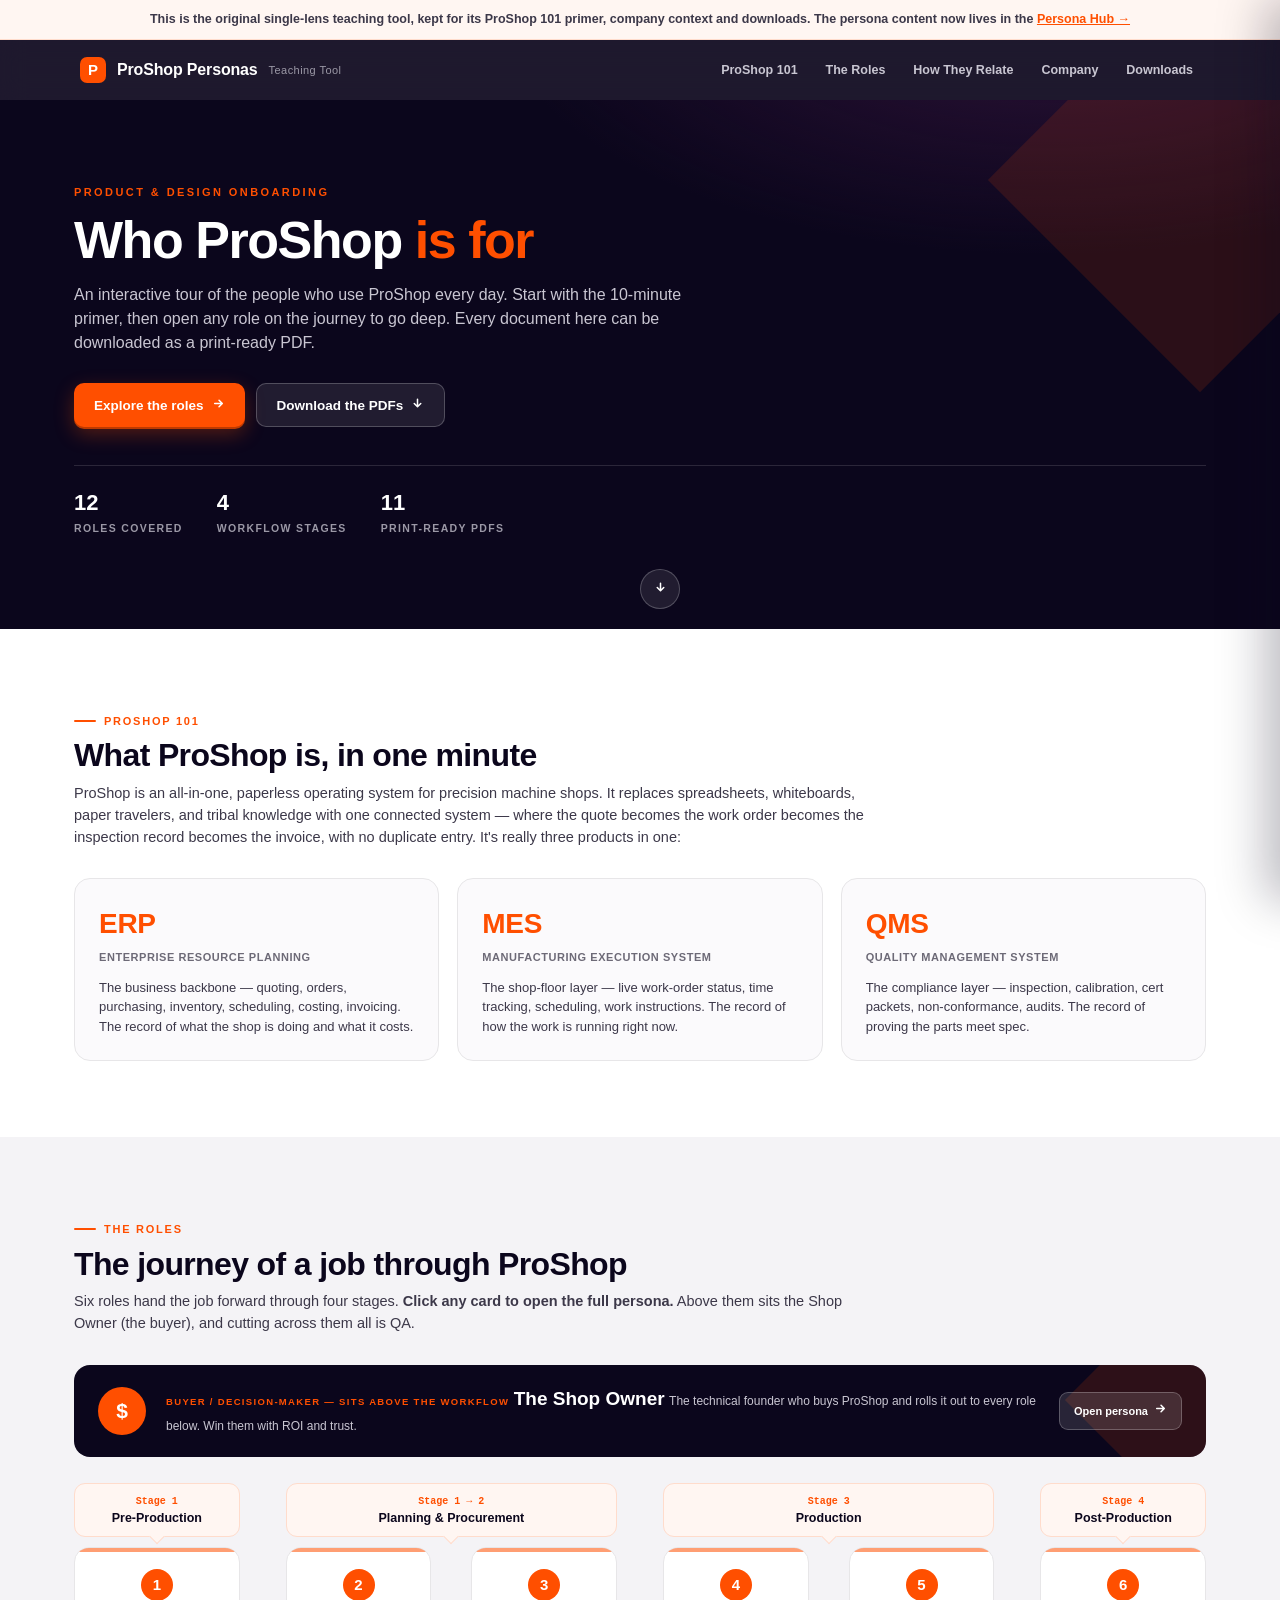
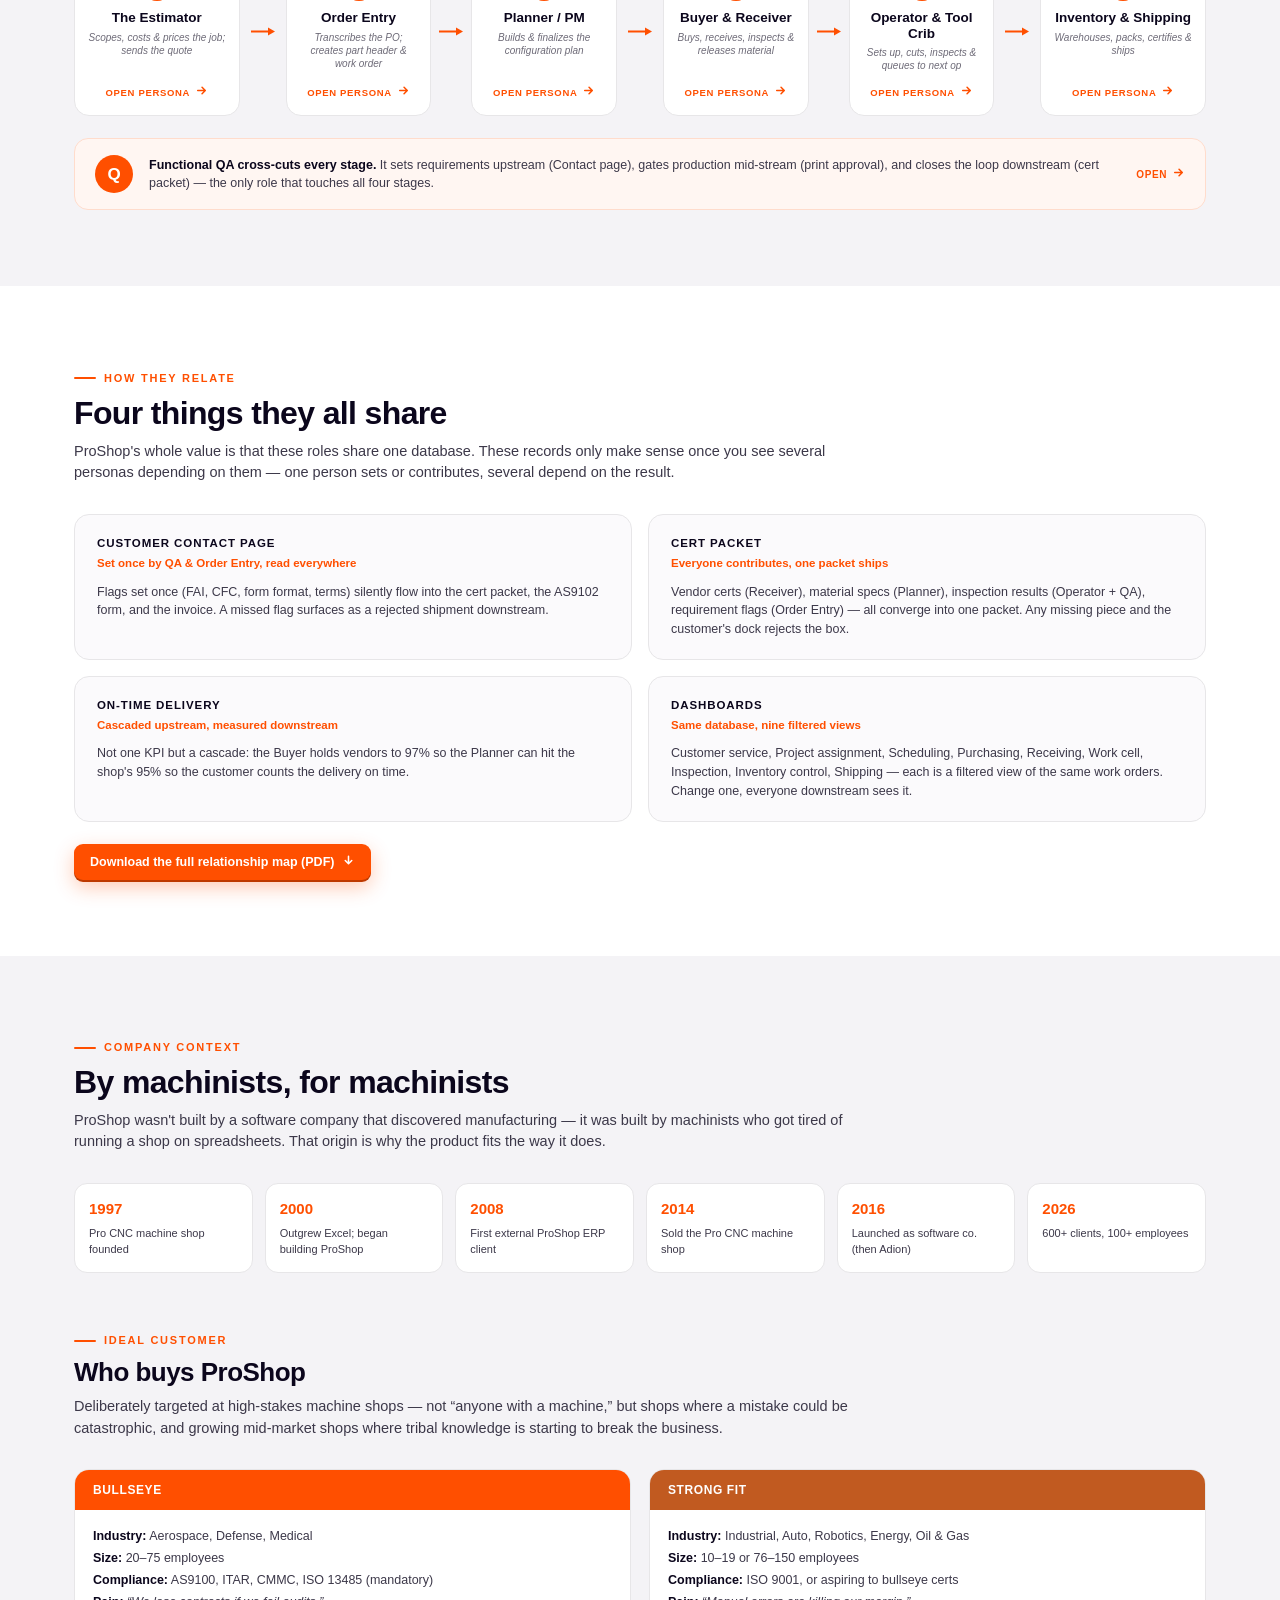
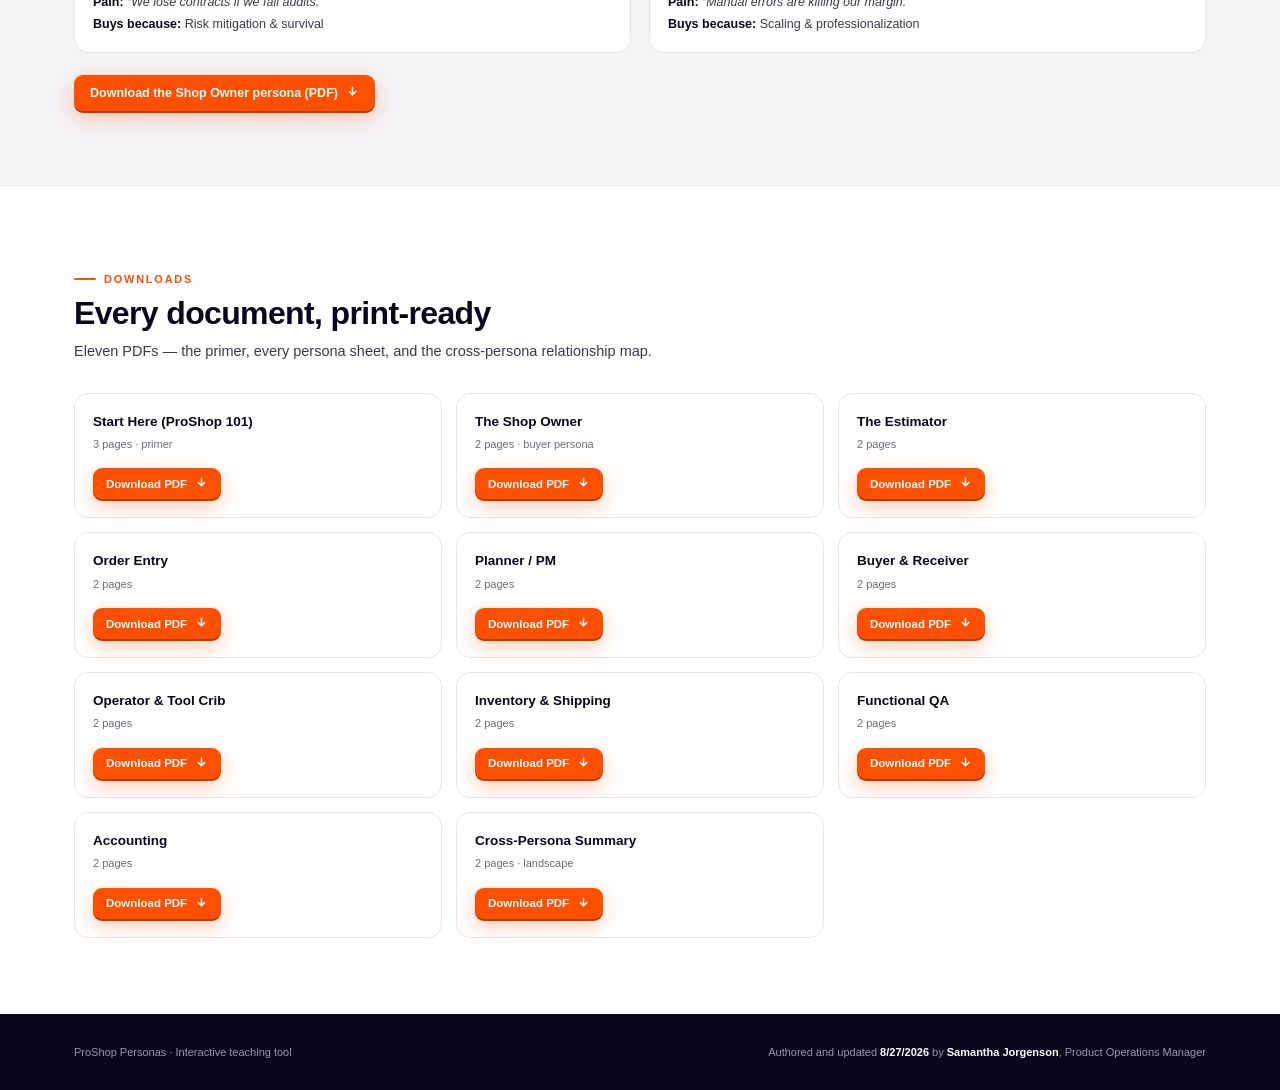
<file: teaching-tool.html>
<!DOCTYPE html>
<html lang="en">
<head>
<meta charset="UTF-8">
<meta name="viewport" content="width=device-width, initial-scale=1.0">
<title>ProShop Personas · Teaching Tool (archived)</title>
<style>
  :root{
    --ink:#0B061C;--ink-soft:#3C3849;--mute:#6D6A77;--line:#E7E6E8;
    --paper:#FFFFFF;--wash:#FBFAFC;--flame:#FF4F00;--flame-wash:#FFF6F2;
    --flame-line:#FFDCCC;--blue:#1357FF;--green:#198754;--amber:#B45309;--amber-wash:#FEF3C7;
    --sans:"Helvetica Neue",Arial,sans-serif;--mono:"SFMono-Regular",Consolas,Menlo,monospace;
    --shadow:0 8px 30px rgba(11,6,28,.12);
    --shadow-lg:0 20px 54px rgba(11,6,28,.20);
    --ring:0 0 0 3px #fff,0 0 0 6px rgba(255,79,0,.55);
    --nav-h:60px;
    --chip-block:64px;   /* stagechip min-height + gap: keeps card rows aligned across stages */
    --ease:cubic-bezier(.16,1,.3,1);
  }
  *{box-sizing:border-box;margin:0;padding:0;}
  html{scroll-behavior:smooth;scroll-padding-top:calc(var(--nav-h) + 20px);}
  body{font-family:var(--sans);color:var(--ink);background:#F4F3F6;line-height:1.5;-webkit-font-smoothing:antialiased;}
  a{color:inherit;}
  .wrap{max-width:1180px;margin:0 auto;padding:0 24px;}

  /* ---- scroll reveal ---- */
  .reveal{opacity:0;transform:translateY(24px);transition:opacity .7s var(--ease),transform .7s var(--ease);transition-delay:var(--d,0ms);}
  .reveal.in{opacity:1;transform:none;}

  /* ---- interactive affordances ----
     Anything the user can click gets .act: pointer, lift, ring, and a visible CTA.
     Static cards deliberately get none of it, so "clickable" reads unambiguously. */
  .act{cursor:pointer;font:inherit;color:inherit;text-align:left;border:none;background:none;transition:transform .18s var(--ease),box-shadow .18s var(--ease),border-color .18s;}
  .act:focus-visible{outline:none;box-shadow:var(--ring);}
  .ic{flex:none;transition:transform .18s var(--ease);}
  .act:hover .ic,.btn:hover .ic{transform:translateX(3px);}
  .btn.dl:hover .ic{transform:translateY(2px);}

  /* ---- top bar ---- */
  .topbar{background:rgba(11,6,28,.92);backdrop-filter:saturate(150%) blur(12px);-webkit-backdrop-filter:saturate(150%) blur(12px);color:#fff;position:sticky;top:0;z-index:50;}
  .topbar .wrap{display:flex;align-items:center;justify-content:space-between;height:var(--nav-h);gap:16px;}
  .brand{display:flex;align-items:center;gap:11px;font-weight:800;font-size:16px;letter-spacing:-.01em;background:none;border:none;color:#fff;cursor:pointer;font-family:inherit;padding:4px 6px;border-radius:8px;}
  .brand:focus-visible{outline:none;box-shadow:var(--ring);}
  .brand .logo{width:26px;height:26px;border-radius:7px;background:var(--flame);color:#fff;display:flex;align-items:center;justify-content:center;font-size:15px;font-weight:800;}
  .brand small{font-weight:500;color:#9B98A6;font-size:11px;letter-spacing:.04em;}
  .topnav{display:flex;gap:2px;}
  .topnav button{position:relative;background:none;border:none;color:#C9C6D2;font-family:inherit;font-size:12.5px;font-weight:600;padding:9px 13px;border-radius:8px;cursor:pointer;transition:color .18s,background .18s;}
  .topnav button::after{content:"";position:absolute;left:13px;right:13px;bottom:4px;height:2px;border-radius:2px;background:var(--flame);transform:scaleX(0);transform-origin:center;transition:transform .22s var(--ease);}
  .topnav button:hover{color:#fff;background:rgba(255,255,255,.07);}
  .topnav button:hover::after,.topnav button.active::after{transform:scaleX(1);}
  .topnav button.active{color:#fff;}
  .topnav button:focus-visible{outline:none;box-shadow:var(--ring);}
  .progress{position:absolute;left:0;bottom:0;height:3px;width:0;background:linear-gradient(90deg,#FF8A3D,var(--flame));transition:width .08s linear;}

  /* ---- hero ---- */
  .hero{background:radial-gradient(900px 420px at 82% -20%,#2E1238 0%,transparent 62%),var(--ink);color:#fff;padding:84px 0 92px;position:relative;overflow:hidden;}
  .hero::after{content:"";position:absolute;right:-70px;top:-70px;width:300px;height:300px;background:var(--flame);opacity:.13;transform:rotate(45deg);animation:drift 9s ease-in-out infinite;}
  @keyframes drift{0%,100%{transform:rotate(45deg) translateY(0)}50%{transform:rotate(45deg) translateY(26px)}}
  .hero .wrap{position:relative;z-index:1;}
  .hero .kick{font-size:11px;letter-spacing:.22em;font-weight:700;color:var(--flame);text-transform:uppercase;margin-bottom:14px;}
  .hero h1{font-size:52px;font-weight:800;letter-spacing:-.028em;line-height:1.02;max-width:15em;}
  .hero h1 em{font-style:normal;color:var(--flame);}
  .hero p{font-size:16px;color:#C9C6D2;margin-top:16px;max-width:40em;}
  .hero .dlrow{margin-top:28px;display:flex;gap:11px;flex-wrap:wrap;}
  .herostats{margin-top:38px;display:flex;gap:34px;flex-wrap:wrap;border-top:1px solid rgba(255,255,255,.13);padding-top:20px;}
  .herostats .st .v{font-size:22px;font-weight:800;color:#fff;}
  .herostats .st .l{font-size:10.5px;letter-spacing:.13em;text-transform:uppercase;color:#9B98A6;font-weight:700;margin-top:2px;}
  .scrollcue{position:absolute;left:50%;bottom:20px;z-index:2;width:40px;height:40px;border-radius:50%;background:rgba(255,255,255,.09);border:1px solid rgba(255,255,255,.22);color:#fff;cursor:pointer;display:grid;place-items:center;animation:bob 2.4s ease-in-out infinite;}
  .scrollcue:hover{background:rgba(255,255,255,.2);}
  .scrollcue:focus-visible{outline:none;box-shadow:var(--ring);}
  @keyframes bob{0%,100%{transform:translate(-50%,0)}50%{transform:translate(-50%,8px)}}

  /* ---- buttons: raised, with a pressed state, so they read as buttons ---- */
  .btn{display:inline-flex;align-items:center;gap:8px;font-family:inherit;font-size:12.5px;font-weight:700;padding:10px 16px;border-radius:9px;cursor:pointer;border:none;text-decoration:none;transition:transform .16s var(--ease),box-shadow .16s var(--ease),background .16s;}
  .btn:focus-visible{outline:none;box-shadow:var(--ring);}
  .btn.lg{font-size:13.5px;padding:13px 20px;border-radius:10px;}
  .btn.sm{font-size:11.5px;padding:8px 13px;}
  .btn.flame{background:var(--flame);color:#fff;box-shadow:0 2px 0 #BE3A00,0 7px 20px rgba(255,79,0,.30);}
  .btn.flame:hover{background:#FF6320;transform:translateY(-2px);box-shadow:0 4px 0 #BE3A00,0 12px 26px rgba(255,79,0,.36);}
  .btn.flame:active{transform:translateY(1px);box-shadow:0 1px 0 #BE3A00,0 4px 12px rgba(255,79,0,.28);}
  .btn.ghost{background:rgba(255,255,255,.09);color:#fff;border:1px solid rgba(255,255,255,.22);}
  .btn.ghost:hover{background:rgba(255,255,255,.18);transform:translateY(-2px);}
  .btn.ghost:active{transform:translateY(1px);}
  .btn.dark{background:var(--ink);color:#fff;box-shadow:0 2px 0 #000,0 7px 18px rgba(11,6,28,.28);}
  .btn.dark:hover{background:#1B1230;transform:translateY(-2px);}
  .btn.dark:active{transform:translateY(1px);box-shadow:0 1px 0 #000;}

  /* ---- sections ---- */
  section.band{padding:76px 0;}
  section.band.alt{background:#fff;}
  .shead{margin-bottom:30px;}
  .eyebrow{display:inline-flex;align-items:center;gap:8px;font-size:11px;letter-spacing:.16em;text-transform:uppercase;font-weight:800;color:var(--flame);margin-bottom:9px;}
  .eyebrow::before{content:"";width:22px;height:2px;background:var(--flame);border-radius:2px;}
  h2.title{font-size:32px;font-weight:800;letter-spacing:-.02em;margin-bottom:9px;line-height:1.12;}
  .subtitle{font-size:14.5px;color:var(--ink-soft);max-width:56em;}

  /* ---- three-up ERP/MES/QMS ---- */
  .trio{display:grid;grid-template-columns:repeat(3,1fr);gap:18px;}
  .defcard{background:#fff;border:1px solid var(--line);border-radius:16px;padding:24px;}
  section.alt .defcard{background:var(--wash);}
  .defcard .abbr{font-size:28px;font-weight:800;color:var(--flame);letter-spacing:-.01em;}
  .defcard .full{font-size:11px;letter-spacing:.05em;text-transform:uppercase;color:var(--mute);font-weight:700;margin:4px 0 12px;}
  .defcard p{font-size:13px;color:var(--ink-soft);}

  /* ---- journey ----
     Each stage OWNS its persona cards (chip + row in one .jstage block), so the
     stage label can never drift away from the roles it describes at any width. */
  .journey{display:flex;align-items:stretch;gap:10px;}
  .jstage{flex:var(--c,1) 1 0;min-width:0;display:flex;flex-direction:column;gap:10px;}
  .stagechip{position:relative;background:var(--flame-wash);border:1px solid var(--flame-line);border-radius:11px;text-align:center;padding:9px 8px;min-height:54px;display:flex;flex-direction:column;justify-content:center;}
  .stagechip::after{content:"";position:absolute;left:50%;bottom:-6px;width:10px;height:10px;background:var(--flame-wash);border-right:1px solid var(--flame-line);border-bottom:1px solid var(--flame-line);transform:translateX(-50%) rotate(45deg);}
  .stagechip .s{font-family:var(--mono);font-size:10px;color:var(--flame);font-weight:700;}
  .stagechip .n{font-size:12.5px;font-weight:800;color:var(--ink);}
  .jrow{display:flex;align-items:stretch;gap:8px;flex:1;}
  .jsep{flex:0 0 26px;display:flex;align-items:center;justify-content:center;padding-top:var(--chip-block);color:var(--flame);}
  .jarr{flex:0 0 22px;display:flex;align-items:center;justify-content:center;color:var(--flame);}
  .jsep svg,.jarr svg{width:24px;height:11px;}
  .jp{flex:1 1 0;min-width:0;display:flex;flex-direction:column;align-items:center;text-align:center;background:#fff;border:1.5px solid var(--line);border-radius:15px;padding:17px 12px 14px;position:relative;overflow:hidden;}
  .jp::before{content:"";position:absolute;left:0;top:0;width:100%;height:4px;background:var(--flame);opacity:.55;transition:opacity .18s;}
  .jp:hover{border-color:var(--flame);transform:translateY(-5px);box-shadow:var(--shadow-lg);}
  .jp:hover::before{opacity:1;}
  .jp .num{width:32px;height:32px;border-radius:50%;background:var(--flame);color:#fff;font-size:15px;font-weight:800;display:grid;place-items:center;margin:4px 0 9px;}
  .jp .who{font-size:13.5px;font-weight:800;color:var(--ink);line-height:1.14;}
  .jp .what{font-size:10px;color:var(--mute);margin-top:5px;font-style:italic;line-height:1.3;}
  .jp .cta{margin-top:auto;padding-top:12px;display:inline-flex;align-items:center;gap:5px;font-size:9.5px;font-weight:800;letter-spacing:.07em;text-transform:uppercase;color:var(--flame);}

  /* ---- buyer persona callout (clickable) ---- */
  .buyerband{width:100%;margin-bottom:26px;background:var(--ink);border-radius:16px;padding:20px 24px;display:flex;align-items:center;gap:20px;position:relative;overflow:hidden;}
  .buyerband::after{content:"";position:absolute;right:-40px;top:-40px;width:150px;height:150px;background:var(--flame);opacity:.14;transform:rotate(45deg);transition:opacity .2s;}
  .buyerband:hover{transform:translateY(-3px);box-shadow:var(--shadow-lg);}
  .buyerband:hover::after{opacity:.24;}
  .buyerband .bdg{width:48px;height:48px;border-radius:50%;background:var(--flame);color:#fff;font-size:21px;font-weight:800;display:grid;place-items:center;flex:none;z-index:1;}
  .buyerband .txt{flex:1;z-index:1;}
  .buyerband .cc{font-size:9.5px;letter-spacing:.14em;text-transform:uppercase;font-weight:800;color:var(--flame);}
  .buyerband .nm{font-size:19px;font-weight:800;color:#fff;margin:2px 0 4px;}
  .buyerband .ds{font-size:12px;color:#C9C6D2;}
  .buyerband .go{display:inline-flex;align-items:center;gap:6px;font-size:11px;font-weight:800;color:#fff;white-space:nowrap;background:rgba(255,255,255,.12);border:1px solid rgba(255,255,255,.24);padding:9px 14px;border-radius:9px;z-index:1;}
  .buyerband:hover .go{background:var(--flame);border-color:var(--flame);}

  /* ---- qa cross-cut note (clickable) ---- */
  .qanote{width:100%;margin-top:22px;display:flex;align-items:center;gap:16px;background:var(--flame-wash);border:1px solid var(--flame-line);border-radius:14px;padding:16px 20px;}
  .qanote:hover{transform:translateY(-3px);box-shadow:var(--shadow);border-color:var(--flame);}
  .qanote .q{width:38px;height:38px;border-radius:50%;background:var(--flame);color:#fff;font-size:17px;font-weight:800;display:grid;place-items:center;flex:none;}
  .qanote p{font-size:12.5px;color:var(--ink-soft);flex:1;}
  .qanote b{color:var(--ink);}
  .qanote .go{display:inline-flex;align-items:center;gap:5px;font-size:10px;font-weight:800;letter-spacing:.06em;text-transform:uppercase;color:var(--flame);white-space:nowrap;}

  /* ---- shared threads ---- */
  .threads{display:grid;grid-template-columns:1fr 1fr;gap:16px;}
  .tcard{background:#fff;border:1px solid var(--line);border-radius:15px;padding:20px 22px;}
  section.alt .tcard{background:var(--wash);}
  .tcard .th{font-size:11.5px;letter-spacing:.08em;text-transform:uppercase;font-weight:800;margin-bottom:3px;}
  .tcard .sh{font-size:11.5px;color:var(--flame);font-weight:700;margin-bottom:10px;}
  .tcard p{font-size:12.5px;color:var(--ink-soft);}

  /* ---- company context ---- */
  .timeline{display:grid;grid-template-columns:repeat(6,1fr);gap:12px;}
  .tl{background:#fff;border:1px solid var(--line);border-radius:13px;padding:14px 14px;}
  section.alt .tl{background:var(--wash);}
  .tl .y{font-size:15px;font-weight:800;color:var(--flame);}
  .tl .d{font-size:11px;color:var(--ink-soft);margin-top:4px;}
  .icp{display:grid;grid-template-columns:1fr 1fr;gap:18px;}
  .icpcard{border:1px solid var(--line);border-radius:15px;overflow:hidden;background:#fff;}
  section.alt .icpcard{background:var(--wash);}
  .icpcard .head{color:#fff;font-size:12px;font-weight:800;padding:11px 18px;letter-spacing:.05em;}
  .icpcard .body{padding:16px 18px;font-size:12.5px;color:var(--ink-soft);line-height:1.75;}
  .icpcard .body b{color:var(--ink);}

  /* ---- downloads ---- */
  .dlgrid{display:grid;grid-template-columns:repeat(3,1fr);gap:14px;}
  .dlcard{background:#fff;border:1px solid var(--line);border-radius:14px;padding:18px;display:flex;flex-direction:column;gap:4px;}
  .dlcard .dlnm{font-size:13.5px;font-weight:800;color:var(--ink);}
  .dlcard .dlmeta{font-size:11px;color:var(--mute);margin-bottom:12px;}
  .dlcard .btn{align-self:flex-start;margin-top:auto;}

  /* ---- slide-in panel ---- */
  .scrim{position:fixed;inset:0;background:rgba(11,6,28,.58);opacity:0;pointer-events:none;transition:opacity .24s;z-index:100;backdrop-filter:blur(2px);-webkit-backdrop-filter:blur(2px);}
  .scrim.on{opacity:1;pointer-events:auto;}
  .panel{position:fixed;top:0;right:0;height:100%;width:min(740px,95vw);background:#fff;box-shadow:-14px 0 46px rgba(11,6,28,.28);transform:translateX(100%);transition:transform .32s var(--ease);z-index:101;overflow-y:auto;overscroll-behavior:contain;}
  .panel.on{transform:translateX(0);}
  .panel .phead{background:var(--ink);color:#fff;padding:28px 34px 26px;position:relative;overflow:hidden;}
  .panel .phead::after{content:"";position:absolute;right:-30px;top:-30px;width:130px;height:130px;background:var(--flame);opacity:.16;transform:rotate(45deg);}
  .panel .pk{font-size:10px;letter-spacing:.2em;text-transform:uppercase;font-weight:700;color:var(--flame);margin-bottom:8px;}
  .panel .pname{font-size:31px;font-weight:800;letter-spacing:-.018em;}
  .panel .ptag{font-size:13px;color:#C9C6D2;margin-top:9px;max-width:88%;}
  .panel .pchip{position:absolute;right:34px;bottom:26px;background:var(--flame);color:#fff;font-size:10px;font-weight:700;letter-spacing:.05em;padding:6px 12px;border-radius:999px;text-transform:uppercase;}
  .closeb{position:fixed;top:18px;right:20px;background:rgba(255,255,255,.16);border:1px solid rgba(255,255,255,.26);color:#fff;width:36px;height:36px;border-radius:10px;font-size:19px;line-height:1;cursor:pointer;z-index:103;display:none;place-items:center;transition:.16s;}
  .panel.on ~ .closeb,.closeb.on{display:grid;}
  .closeb:hover{background:var(--flame);border-color:var(--flame);transform:rotate(90deg);}
  .closeb:focus-visible{outline:none;box-shadow:var(--ring);}
  .pbody{padding:26px 34px 46px;}
  .pquote{display:flex;gap:12px;margin-bottom:22px;}
  .pquote .m{font-family:Georgia,serif;font-size:40px;color:var(--flame);font-weight:800;line-height:.8;}
  .pquote p{font-size:14.5px;font-style:italic;color:var(--ink-soft);padding-top:5px;}
  .psec{font-size:10.5px;letter-spacing:.14em;text-transform:uppercase;font-weight:800;color:var(--ink);padding-bottom:6px;border-bottom:2px solid var(--flame);margin:26px 0 13px;}
  .psec:first-of-type{margin-top:0;}
  .pbody p.txt{font-size:13px;color:var(--ink-soft);}
  .pbody p.txt + p.txt{margin-top:9px;}
  .snap{display:grid;grid-template-columns:1fr 1fr;gap:0 24px;}
  .snap .r{display:flex;justify-content:space-between;font-size:12px;padding:6px 0;border-bottom:1px dashed var(--flame-line);}
  .snap .r .k{color:var(--mute);font-weight:600;}
  .snap .r .v{color:var(--ink);font-weight:700;text-align:right;}
  .tl2 .row{display:flex;gap:13px;padding:7px 0;}
  .tl2 .t{font-family:var(--mono);font-size:10.5px;color:var(--flame);font-weight:700;width:52px;flex:none;padding-top:1px;}
  .tl2 .x{font-size:12.5px;color:var(--ink-soft);}
  .tl2 .x b{color:var(--ink);}
  .trip{display:grid;grid-template-columns:1fr 1fr 1fr;gap:15px;}
  .pnl{border:1px solid var(--line);border-radius:12px;padding:14px;}
  .pnl .h{display:flex;align-items:center;gap:7px;font-size:10.5px;letter-spacing:.1em;text-transform:uppercase;font-weight:800;margin-bottom:10px;}
  .pnl .dot{width:8px;height:8px;border-radius:50%;}
  .pnl.g .dot{background:var(--green);}.pnl.f .dot{background:var(--amber);}.pnl.n .dot{background:var(--flame);}
  .pnl ul{list-style:none;}
  .pnl li{font-size:11.5px;color:var(--ink-soft);padding-left:14px;position:relative;margin-bottom:8px;line-height:1.4;}
  .pnl li::before{content:"";position:absolute;left:0;top:6px;width:5px;height:5px;border-radius:50%;}
  .pnl.g li::before{background:var(--green);}.pnl.f li::before{background:var(--amber);}.pnl.n li::before{background:var(--flame);}
  .meters .m{margin-bottom:10px;}
  .meters .lab{display:flex;justify-content:space-between;font-size:11.5px;color:var(--ink-soft);margin-bottom:4px;}
  .meters .track{height:6px;background:#EBE9EF;border-radius:4px;overflow:hidden;}
  .meters .fill{height:100%;background:var(--flame);border-radius:4px;}
  .kpis{display:grid;grid-template-columns:1fr 1fr;gap:11px;}
  .kpi{border:1px solid var(--line);border-radius:11px;padding:12px 13px;}
  .kpi .big{font-size:17px;font-weight:800;color:var(--flame);}
  .kpi .lab{font-size:11px;color:var(--ink-soft);margin-top:3px;}
  .mods{display:flex;flex-wrap:wrap;gap:7px;}
  .mod{font-size:11px;font-weight:600;background:var(--wash);border:1px solid var(--line);border-radius:8px;padding:7px 11px;color:var(--ink-soft);}
  .mod.p{background:var(--flame-wash);border-color:var(--flame-line);color:var(--ink);font-weight:700;}
  .mod .tag{color:var(--flame);font-weight:800;font-size:9px;margin-left:6px;letter-spacing:.06em;text-transform:uppercase;}
  .navsub{font-size:11.5px;color:var(--mute);margin:-7px 0 11px;}
  .navs{display:flex;flex-wrap:wrap;gap:7px;}
  .navchip{font-size:11px;font-weight:700;background:var(--ink);color:#fff;border-radius:8px;padding:7px 11px;}
  .flowrow{display:grid;grid-template-columns:1fr auto 1.1fr auto 1fr;align-items:stretch;gap:0;}
  .fnode{border:1px solid var(--line);border-radius:12px;padding:12px 13px;}
  .fnode.me{border:2px solid var(--flame);background:var(--flame-wash);}
  .fnode .l{font-size:9px;letter-spacing:.1em;text-transform:uppercase;color:var(--mute);font-weight:800;margin-bottom:4px;}
  .fnode.me .l{color:var(--flame);}
  .fnode .w{font-size:12.5px;font-weight:800;}
  .fnode .ww{font-size:10.5px;color:var(--mute);margin-top:4px;line-height:1.35;}
  .farr{display:flex;flex-direction:column;align-items:center;justify-content:center;padding:0 9px;color:var(--flame);}
  .farr .tt{font-size:8px;color:var(--mute);font-weight:700;text-transform:uppercase;margin-bottom:3px;white-space:nowrap;}
  .farr svg{width:22px;height:10px;}
  .pdlrow{margin-top:28px;padding-top:18px;border-top:1px solid var(--line);display:flex;justify-content:space-between;align-items:center;gap:14px;flex-wrap:wrap;}
  .pdlrow .note{font-size:10px;color:var(--mute);}

  footer.foot{background:var(--ink);color:#9B98A6;padding:30px 0;font-size:11px;}
  footer.foot .wrap{display:flex;justify-content:space-between;align-items:center;gap:14px;flex-wrap:wrap;}
  footer.foot b{color:#fff;}

  /* ---- responsive ----
     The journey collapses stage-by-stage: each stage keeps its own label directly
     above its own persona cards, at every width. */
  @media (max-width:1080px){
    .journey{flex-direction:column;gap:22px;}
    .jstage{flex:none;gap:10px;}
    .jsep{display:none;}
    .stagechip{text-align:left;align-items:flex-start;min-height:0;padding:11px 15px;}
    .stagechip::after{left:26px;}
    .jrow{flex-wrap:wrap;}
    .jp{flex:1 1 210px;}
    .jarr{flex:0 0 18px;}
    .hero h1{font-size:42px;}
  }
  @media (max-width:820px){
    section.band{padding:56px 0;}
    h2.title{font-size:26px;}
    .trio,.threads,.icp,.dlgrid,.trip,.kpis,.snap{grid-template-columns:1fr;}
    .timeline{grid-template-columns:1fr 1fr 1fr;}
    .flowrow{grid-template-columns:1fr;gap:8px;}
    .farr{flex-direction:row;padding:3px 0;gap:6px;}
    .hero{padding:60px 0 76px;}
    .hero h1{font-size:34px;}
    .herostats{gap:24px;}
    .topnav{display:none;}
    .buyerband{flex-wrap:wrap;gap:14px;}
    .pbody,.panel .phead{padding-left:22px;padding-right:22px;}
    .panel .pname{font-size:26px;}
    .panel .pchip{position:static;display:inline-block;margin-top:12px;}
  }
  @media (max-width:560px){
    .jrow{flex-direction:column;}
    .jp{flex:1 1 auto;}
    .jarr{display:none;}
    .timeline{grid-template-columns:1fr 1fr;}
    .hero h1{font-size:29px;}
  }
  @media (prefers-reduced-motion:reduce){
    html{scroll-behavior:auto;}
    .reveal{opacity:1;transform:none;transition:none;}
    .hero::after,.scrollcue{animation:none;}
    *{transition-duration:.01ms!important;}
  }
</style>
</head>
<body>
<div style="background:#FFF6F2;border-bottom:1px solid #FFDCCC;padding:10px 24px;font:600 12.5px/1.5 'Helvetica Neue',Arial,sans-serif;color:#3C3849;text-align:center">
  This is the original single-lens teaching tool, kept for its ProShop&nbsp;101 primer, company context and downloads.
  The persona content now lives in the <a href="index.html" style="color:#FF4F00;font-weight:800">Persona Hub &rarr;</a>
</div>

<div class="topbar">
  <div class="wrap">
    <button class="brand" type="button" onclick="jump('top')" aria-label="Back to top">
      <span class="logo" aria-hidden="true">P</span> ProShop Personas <small>Teaching Tool</small>
    </button>
    <nav class="topnav" aria-label="Page sections">
      <button type="button" data-sec="primer" onclick="jump('primer')">ProShop 101</button>
      <button type="button" data-sec="journey" onclick="jump('journey')">The Roles</button>
      <button type="button" data-sec="threads" onclick="jump('threads')">How They Relate</button>
      <button type="button" data-sec="company" onclick="jump('company')">Company</button>
      <button type="button" data-sec="downloads" onclick="jump('downloads')">Downloads</button>
    </nav>
  </div>
  <div class="progress" id="progress" role="presentation"></div>
</div>

<header class="hero" id="top">
  <div class="wrap">
    <div class="kick reveal">Product &amp; Design Onboarding</div>
    <h1 class="reveal">Who ProShop <em>is for</em></h1>
    <p class="reveal">An interactive tour of the people who use ProShop every day. Start with the 10-minute primer, then open any role on the journey to go deep. Every document here can be downloaded as a print-ready PDF.</p>
    <div class="dlrow reveal">
      <button class="btn flame lg" type="button" onclick="jump('journey')">Explore the roles <span class="ic" data-icon="arrow"></span></button>
      <button class="btn ghost lg dl" type="button" onclick="jump('downloads')">Download the PDFs <span class="ic" data-icon="down"></span></button>
    </div>
    <div class="herostats reveal">
      <div class="st"><div class="v">12</div><div class="l">Roles covered</div></div>
      <div class="st"><div class="v">4</div><div class="l">Workflow stages</div></div>
      <div class="st"><div class="v">11</div><div class="l">Print-ready PDFs</div></div>
    </div>
  </div>
  <button class="scrollcue" type="button" onclick="jump('primer')" aria-label="Scroll to ProShop 101"><span class="ic" data-icon="down"></span></button>
</header>

<!-- PRIMER -->
<section class="band alt" id="primer">
  <div class="wrap">
    <div class="shead reveal">
      <div class="eyebrow">ProShop 101</div>
      <h2 class="title">What ProShop is, in one minute</h2>
      <p class="subtitle">ProShop is an all-in-one, paperless operating system for precision machine shops. It replaces spreadsheets, whiteboards, paper travelers, and tribal knowledge with one connected system &mdash; where the quote becomes the work order becomes the inspection record becomes the invoice, with no duplicate entry. It's really three products in one:</p>
    </div>
    <div class="trio" data-stagger>
      <div class="defcard"><div class="abbr">ERP</div><div class="full">Enterprise Resource Planning</div><p>The business backbone &mdash; quoting, orders, purchasing, inventory, scheduling, costing, invoicing. The record of what the shop is doing and what it costs.</p></div>
      <div class="defcard"><div class="abbr">MES</div><div class="full">Manufacturing Execution System</div><p>The shop-floor layer &mdash; live work-order status, time tracking, scheduling, work instructions. The record of how the work is running right now.</p></div>
      <div class="defcard"><div class="abbr">QMS</div><div class="full">Quality Management System</div><p>The compliance layer &mdash; inspection, calibration, cert packets, non-conformance, audits. The record of proving the parts meet spec.</p></div>
    </div>
  </div>
</section>

<!-- JOURNEY -->
<section class="band" id="journey">
  <div class="wrap">
    <div class="shead reveal">
      <div class="eyebrow">The Roles</div>
      <h2 class="title">The journey of a job through ProShop</h2>
      <p class="subtitle">Six roles hand the job forward through four stages. <b>Click any card to open the full persona.</b> Above them sits the Shop Owner (the buyer), and cutting across them all is QA.</p>
    </div>

    <div class="reveal">
      <button class="buyerband act" type="button" onclick="openP('00_shopowner')" aria-label="Open the Shop Owner persona">
        <span class="bdg" aria-hidden="true">$</span>
        <span class="txt">
          <span class="cc">Buyer / Decision-Maker &mdash; sits above the workflow</span>
          <span class="nm">The Shop Owner</span>
          <span class="ds">The technical founder who buys ProShop and rolls it out to every role below. Win them with ROI and trust.</span>
        </span>
        <span class="go">Open persona <span class="ic" data-icon="arrow"></span></span>
      </button>
    </div>

    <div class="journey reveal" id="journeyCards"></div>

    <div class="reveal">
      <button class="qanote act" type="button" onclick="openP('07_qa')" aria-label="Open the Functional QA persona">
        <span class="q" aria-hidden="true">Q</span>
        <p><b>Functional QA cross-cuts every stage.</b> It sets requirements upstream (Contact page), gates production mid-stream (print approval), and closes the loop downstream (cert packet) &mdash; the only role that touches all four stages.</p>
        <span class="go">Open <span class="ic" data-icon="arrow"></span></span>
      </button>
    </div>
  </div>
</section>

<!-- THREADS -->
<section class="band alt" id="threads">
  <div class="wrap">
    <div class="shead reveal">
      <div class="eyebrow">How They Relate</div>
      <h2 class="title">Four things they all share</h2>
      <p class="subtitle">ProShop's whole value is that these roles share one database. These records only make sense once you see several personas depending on them &mdash; one person sets or contributes, several depend on the result.</p>
    </div>
    <div class="threads" data-stagger>
      <div class="tcard"><div class="th">Customer Contact page</div><div class="sh">Set once by QA &amp; Order Entry, read everywhere</div><p>Flags set once (FAI, CFC, form format, terms) silently flow into the cert packet, the AS9102 form, and the invoice. A missed flag surfaces as a rejected shipment downstream.</p></div>
      <div class="tcard"><div class="th">Cert packet</div><div class="sh">Everyone contributes, one packet ships</div><p>Vendor certs (Receiver), material specs (Planner), inspection results (Operator + QA), requirement flags (Order Entry) &mdash; all converge into one packet. Any missing piece and the customer's dock rejects the box.</p></div>
      <div class="tcard"><div class="th">On-time delivery</div><div class="sh">Cascaded upstream, measured downstream</div><p>Not one KPI but a cascade: the Buyer holds vendors to 97% so the Planner can hit the shop's 95% so the customer counts the delivery on time.</p></div>
      <div class="tcard"><div class="th">Dashboards</div><div class="sh">Same database, nine filtered views</div><p>Customer service, Project assignment, Scheduling, Purchasing, Receiving, Work cell, Inspection, Inventory control, Shipping &mdash; each is a filtered view of the same work orders. Change one, everyone downstream sees it.</p></div>
    </div>
    <div class="reveal" style="margin-top:22px"><button class="btn flame dl" type="button" onclick="dl('Cross-Persona Summary')">Download the full relationship map (PDF) <span class="ic" data-icon="down"></span></button></div>
  </div>
</section>

<!-- COMPANY -->
<section class="band" id="company">
  <div class="wrap">
    <div class="shead reveal">
      <div class="eyebrow">Company Context</div>
      <h2 class="title">By machinists, for machinists</h2>
      <p class="subtitle">ProShop wasn't built by a software company that discovered manufacturing &mdash; it was built by machinists who got tired of running a shop on spreadsheets. That origin is why the product fits the way it does.</p>
    </div>
    <div class="timeline" data-stagger>
      <div class="tl"><div class="y">1997</div><div class="d">Pro CNC machine shop founded</div></div>
      <div class="tl"><div class="y">2000</div><div class="d">Outgrew Excel; began building ProShop</div></div>
      <div class="tl"><div class="y">2008</div><div class="d">First external ProShop ERP client</div></div>
      <div class="tl"><div class="y">2014</div><div class="d">Sold the Pro CNC machine shop</div></div>
      <div class="tl"><div class="y">2016</div><div class="d">Launched as software co. (then Adion)</div></div>
      <div class="tl"><div class="y">2026</div><div class="d">600+ clients, 100+ employees</div></div>
    </div>

    <div class="shead reveal" style="margin-top:52px">
      <div class="eyebrow">Ideal Customer</div>
      <h2 class="title" style="font-size:26px">Who buys ProShop</h2>
      <p class="subtitle">Deliberately targeted at high-stakes machine shops &mdash; not &ldquo;anyone with a machine,&rdquo; but shops where a mistake could be catastrophic, and growing mid-market shops where tribal knowledge is starting to break the business.</p>
    </div>
    <div class="icp" data-stagger>
      <div class="icpcard"><div class="head" style="background:var(--flame)">BULLSEYE</div><div class="body"><b>Industry:</b> Aerospace, Defense, Medical<br><b>Size:</b> 20&ndash;75 employees<br><b>Compliance:</b> AS9100, ITAR, CMMC, ISO 13485 (mandatory)<br><b>Pain:</b> <em>&ldquo;We lose contracts if we fail audits.&rdquo;</em><br><b>Buys because:</b> Risk mitigation &amp; survival</div></div>
      <div class="icpcard"><div class="head" style="background:#C15A20">STRONG FIT</div><div class="body"><b>Industry:</b> Industrial, Auto, Robotics, Energy, Oil &amp; Gas<br><b>Size:</b> 10&ndash;19 or 76&ndash;150 employees<br><b>Compliance:</b> ISO 9001, or aspiring to bullseye certs<br><b>Pain:</b> <em>&ldquo;Manual errors are killing our margin.&rdquo;</em><br><b>Buys because:</b> Scaling &amp; professionalization</div></div>
    </div>
    <div class="reveal" style="margin-top:22px"><button class="btn flame dl" type="button" onclick="dl('The Shop Owner')">Download the Shop Owner persona (PDF) <span class="ic" data-icon="down"></span></button></div>
  </div>
</section>

<!-- DOWNLOADS -->
<section class="band alt" id="downloads">
  <div class="wrap">
    <div class="shead reveal">
      <div class="eyebrow">Downloads</div>
      <h2 class="title">Every document, print-ready</h2>
      <p class="subtitle">Eleven PDFs &mdash; the primer, every persona sheet, and the cross-persona relationship map.</p>
    </div>
    <div class="dlgrid" id="dlGrid" data-stagger></div>
  </div>
</section>

<footer class="foot">
  <div class="wrap">
    <span>ProShop Personas &middot; Interactive teaching tool</span>
    <span>Authored and updated <b>8/27/2026</b> by <b>Samantha Jorgenson</b>, Product Operations Manager</span>
  </div>
</footer>

<!-- PANEL -->
<div class="scrim" id="scrim" onclick="closeP()"></div>
<aside class="panel" id="panel" role="dialog" aria-modal="true" aria-labelledby="panelName" tabindex="-1">
  <div id="panelContent"></div>
</aside>
<button class="closeb" id="closeb" type="button" onclick="closeP()" aria-label="Close persona">&times;</button>

<script>
const PERSONAS = [{"series_label": "Buyer / Decision-Maker Persona", "index": "00", "name": "The Shop Owner", "stage": "Decision-Maker", "tagline": "The person who buys ProShop &mdash; a technical founder betting the business (and often their retirement) on getting the shop under control.", "quote": "I can run the machines in my sleep. It's running the <em>business</em> that keeps me up at night.", "who1": "The Shop Owner is usually a technical founder &mdash; a machinist or engineer who was great on the floor and started their own shop. They know the craft cold but were never trained to run a business, and the shop often <em>is</em> their retirement plan. They're the economic buyer for ProShop: skeptical of software promises, protective of hard-won margins, and responsible for every hire, contract, and audit.", "who2": "Many run multi-generation, family-owned shops. They're pragmatic, salt-of-the-earth, and carry a high &lsquo;BS meter&rsquo; &mdash; they've been pitched a lot of tools that didn't deliver. Winning them means proving real ROI, fast, in language that respects their expertise.", "day": [["Floor", "Starts on the floor &mdash; still the best troubleshooter in the building, pulled into every hard setup and quality escape."], ["Fires", "Fields the day's fires: a late job, a sick operator, a customer escalation, a machine down."], ["Quote", "Reviews or writes quotes personally &mdash; pricing is too important to fully delegate."], ["Cash", "Worries about cash flow, payroll, and whether the big customer will pay on time."], ["Grow", "Tries to carve out time for the actual business &mdash; hiring, capacity, the next big contract."], ["Late", "Does the books or the scheduling after hours, because the day never left room for it."]], "snapshot": [["Role type", "Economic buyer"], ["Background", "Technical founder"], ["Company", "Often multi-gen, family"], ["Typical size", "20&ndash;75 employees"], ["The shop is", "Their retirement plan"]], "environment": "Splits their day between the shop floor and a cramped office. Comfortable with machines and CAD, wary of business software that overpromises. Time-starved and interrupt-driven &mdash; evaluates tools by whether they visibly save time or money, not by feature lists. Trust is earned slowly and lost fast.", "meters": [["Manufacturing expertise", "Very high", 97], ["Business / software comfort", "Low&ndash;Medium", 42], ["Skepticism of vendor claims", "Very high", 90]], "inwords": "&ldquo;We existed on tribal knowledge for almost 30 years. We just <em>existed</em> &mdash; but we wanted to thrive. I thought it'd be hard to learn, but this old dog is learning new tricks.&rdquo;", "goals": ["Get the whole business under control &mdash; out of spreadsheets and out of their head.", "Protect margin and cash flow; stop losing money to chaos and rework.", "Capture tribal knowledge before key veterans retire.", "Build something sellable &mdash; a shop that runs without them for the eventual exit."], "frustrations": ["Disconnected systems and paper mean no one has the real picture, including them.", "They're the bottleneck &mdash; too many decisions still route through the owner.", "Every ERP they've seen felt built for big factories, not a 40-person shop.", "Hard to trust a number when the data lives in five places and a whiteboard."], "needs": ["Fast, visible ROI &mdash; proof it saves real hours or dollars in weeks, not years.", "A system a high-schooler or a 30-year machinist can both actually use.", "One source of truth so they can step back without the shop falling over.", "Onboarding and support from people who've actually run a shop, not just sold software."], "kpis": [["Margin", "Are jobs actually profitable &mdash; and which ones aren't?"], ["On-time %", "Delivery performance that keeps demanding customers."], ["Cash flow", "Money in vs. out &mdash; the number that keeps the doors open."], ["Owner load", "How much still depends on them personally to run."]], "modules": [["Company Hub / Dashboards", "home", true], ["Job Costing & Financial Data", "home", true], ["Sales & Work Orders", "reads", false], ["Quality Systems & Inspection", "reads", false], ["Shop Floor & Scheduling", "reads", false]], "upstream": ["Evaluates", "The market", "Weighs ProShop against spreadsheets &amp; rival ERPs"], "in_arrow": "Decides", "flow_self": "Buys, champions &amp; funds ProShop for the whole shop", "out_arrow": "Rolls&nbsp;out", "downstream": ["Enables", "All nine user roles", "Every persona in this set works in what they bought"], "flow_note": "The Shop Owner is the buyer, not a workflow role &mdash; so they sit above the job journey rather than in it. Their decision to adopt ProShop is what puts every other persona into the system. Win the owner with ROI and trust; keep them with a shop that finally runs on data instead of memory.", "footnote": "Buyer / decision-maker persona &mdash; distinct from the nine workflow user personas. Source: ProShop company deck (ICP &amp; shop-owner profile) + customer testimonials. Demographic detail softened toward business-relevant traits for onboarding use.", "nav_areas": ["All areas &mdash; Admin access"], "nav_areas_note": "Full system access as an administrator.", "_key": "00_shopowner"}, {"series_label": "ProShop User Persona", "index": "01", "name": "The Estimator", "stage": "Pre-Production", "tagline": "Turns a customer's request into a priced, winnable quote &mdash; fast enough to beat competitors, accurate enough to protect margin.", "quote": "We sell a service, not just a part &mdash; my job is to know what it will really cost to make it before anyone touches a machine.", "who1": "The Estimator translates drawings, models, and vague verbal requests into a manufacturing plan &mdash; material, operations, machine time, outside processing, and cost. They live at the very front of the shop's workflow, where nothing is billable yet and speed competes directly with accuracy: quote too slowly and a competitor wins the job; quote too cheaply and the shop loses money once it's won.", "who2": "In small shops this is the owner doing it between everything else. In larger shops it's a dedicated seat &mdash; sometimes an entry-level engineer &mdash; who leans heavily on templates and past jobs to move fast.", "day": [["RFQ in", "An RFQ lands by email, customer portal, or automated quoting tool. <b>Logs it in a tracker</b> and makes a bid / no-bid call based on fit and shop capacity."], ["Scope", "Reviews the print and model &mdash; <b>quantity, tolerances, finish, flagged notes</b> like masking or cosmetic class."], ["Build", "Copies a similar past estimate for speed, or builds from scratch &mdash; picks the value stream and <b>lays out the operations</b>."], ["Cost", "Sources material and outside-processing prices, sets <b>setup and cycle-time targets</b>, applies labor, overhead, and markup."], ["Send", "Gut-checks price against the market, routes for a <b>second-person review</b>, then generates the quote PDF and emails it."]], "snapshot": [["Workflow stage", "Pre-production"], ["Also known as", "Sales / Estimator"], ["Reports toward", "Sales / Owner"], ["Speed target", "~2&ndash;3 min / quote*"], ["Work is billable?", "No &mdash; pre-sale"]], "environment": "Desk-based, dual-monitor, mouse-and-keyboard. Fluent in CAD viewers, spreadsheets, and quoting tools. Comfortable with software &mdash; this is a knowledge-worker seat, not a shop-floor one.", "meters": [["Software proficiency", "High", 85], ["Manufacturing depth", "High", 88], ["Tolerance for slow UI", "Low", 22]], "inwords": "&ldquo;If I can copy a template and be done in three minutes instead of twenty, that's the difference between quoting ten jobs today or three.&rdquo;", "goals": ["Quote fast without sacrificing accuracy &mdash; speed wins the job.", "Build the estimate once, well, so planning inherits it with no rework.", "Price to protect margin while staying competitive in the market.", "Reduce reliance on the tribal knowledge of retiring machinists."], "frustrations": ["Incomplete prints force guesswork &mdash; a missing thread call-out can swing cost.", "RFQ intake and quote logging happen <em>outside</em> the system, so there's no audit trail.", "Waiting on vendor pricing for material and outside processing stalls turnaround.", "Quoting isn't billable, so effort must be rationed by how likely the job is to land."], "needs": ["Fast template reuse &mdash; clone a past estimate and adjust, don't rebuild.", "A quoting workspace that keeps the bid/no-bid log <em>inside</em> the system.", "Cost roll-ups that update live as material, OSP, and markup change.", "A clean handoff so a won quote becomes a work order with zero re-entry."], "kpis": [["Win rate", "Per client. Too low means wasted effort; too high can mean under-pricing."], ["Turnaround", "Speed from RFQ received to quote sent &mdash; often the deciding factor."], ["< 30%", "Material + services as a share of part price, kept well controlled."], ["Accuracy", "Estimated cost & time vs. what the job actually takes once it runs."]], "modules": [["Estimating & Quoting", "home", true], ["Sales & Work Orders", "home", true], ["Shop Floor & Scheduling", "reads", false], ["Job Costing & Financial Data", "reads", false], ["Inventory & Material Planning", "reads", false]], "upstream": ["Upstream", "Customer", "Submits an RFQ with prints, models &amp; specs"], "in_arrow": "RFQ", "flow_self": "Scopes, costs &amp; prices the job; sends the quote", "out_arrow": "Won&nbsp;quote", "downstream": ["Downstream", "Order Entry", "Turns the won estimate into a work order"], "flow_note": "The estimate carries directly into the work order &mdash; no re-entry. Every assumption the Estimator makes here becomes a target the Operator is later measured against, and feeds back into future quotes.", "footnote": "*Speed target reflects template-based quoting; from-scratch estimates take substantially longer. Source: ProShop persona sessions + product docs.", "nav_areas": ["Estimates", "Quotes", "RFQs", "Parts", "BOM Master", "COTS", "Vendor POs"], "nav_areas_note": "", "_key": "01_estimator"}, {"series_label": "ProShop User Persona", "index": "02", "name": "Order Entry", "stage": "Pre-Production", "tagline": "Turns an incoming customer PO into a live job inside ProShop &mdash; the first paid step, and the record every other role inherits.", "quote": "Getting the order into ProShop is like getting the keys into the ignition &mdash; it's where the whole shop starts moving.", "who1": "Order Entry (often the same person as Customer Service) transcribes a customer's purchase order into ProShop, verbatim and completely. They surface the terms and quality requirements hidden inside the PO and its linked documents, acknowledge the client, and create the part header and work order so PMs, planners, and buyers can pick it up. This is the first point in the workflow where the shop is actually being paid to work.", "who2": "In small shops this is the owner or ops manager. In larger shops it's a dedicated seat watching email and customer portals all day, entering same-day and confirming within 24&ndash;48 hours.", "day": [["PO in", "Watches email and customer portals (Boeing, Lockheed, Collins) for new orders. Downloads the PO and reads it <b>end to end</b>."], ["Ack", "Sends a &lsquo;received, under review&rsquo; acknowledgement so the client knows the order landed. Logs it same-day."], ["Header", "Transcribes admin block <b>verbatim</b>: bill-to, ship-to, payment, tax, FOB, delivery priority, project code."], ["Lines", "Enters each line &mdash; part #, revision, quantity, price, promise date, order type."], ["Build", "Creates the part header (auto-builds folder, inventory table, rev control) and the work order for planning."], ["Confirm", "After technical review OKs dates &amp; pricing, sends the formal order confirmation back to the client."]], "snapshot": [["Workflow stage", "Pre-production"], ["Also known as", "Customer Service"], ["Reports toward", "Sales / Ops"], ["Entry standard", "Same day"], ["Confirm standard", "24&ndash;48 hours"]], "environment": "Desk-based, email- and portal-heavy, mouse-and-keyboard. Comfortable navigating many customer portals and reading dense contract documents. Values speed and accuracy over exploration &mdash; wants the fewest clicks between PO and work order.", "meters": [["Software proficiency", "High", 82], ["Contract / document literacy", "High", 86], ["Tolerance for repetitive entry", "Low", 25]], "inwords": "&ldquo;Every customer's PO looks different, and half the important stuff isn't even on the PO &mdash; it's buried in the terms they link to.&rdquo;", "goals": ["Get orders in fast and clean so no downstream seat is blocked.", "Surface risky terms early &mdash; DPAS ratings, ITAR, cosmetic class, masking notes.", "Give the client a professional, predictable acknowledgement and confirmation loop.", "Cut the manual click-count between PO, part, and work order."], "frustrations": ["Every customer's PO looks different &mdash; there's no standard template to lean on.", "Key terms live in linked web pages, not on the PO itself.", "Portals must be checked daily; dates can change silently inside them.", "There's no built-in acknowledgement form &mdash; it's done manually by email."], "needs": ["A guided PO-entry flow that flags missing bill-to / ship-to / terms before submit.", "A single view that reconciles PO line items against the original estimate.", "Built-in acknowledgement and confirmation templates, not manual email.", "Portal-change alerts so a silently moved date doesn't slip through."], "kpis": [["Same-day", "Rate of POs entered the day they arrive (order-date vs. entry-date)."], ["24&ndash;48h", "Order-confirmation turnaround back to the customer."], ["Accuracy", "Zero fat-fingered quantity, price, revision, or promise date."], ["Coverage", "No missed orders sitting unseen in a customer portal."]], "modules": [["Sales & Work Orders", "home", true], ["Data Management", "home", true], ["Estimating & Quoting", "reads", false], ["Quality Systems & Inspection", "reads", false], ["Inventory & Material Planning", "reads", false]], "upstream": ["Upstream", "The Estimator", "Hands over the won quote / estimate"], "in_arrow": "Won&nbsp;quote", "flow_self": "Transcribes the PO; creates part header &amp; work order", "out_arrow": "Work&nbsp;order", "downstream": ["Downstream", "Planner / PM", "Picks up the WO and builds the config plan"], "flow_note": "Everything Order Entry enters becomes the audit trail every other seat relies on &mdash; planning inherits it, purchasing inherits it, quality inherits it, accounting inherits it. A missed DPAS or ITAR flag here becomes real legal exposure downstream.", "footnote": "Source: ProShop persona sessions + product docs. Customer names shown are illustrative of the aerospace / defense client base.", "nav_areas": ["Customer POs", "Quotes", "Contacts", "Packing Slips", "Invoices"], "nav_areas_note": "", "_key": "02_orderentry"}, {"series_label": "ProShop User Persona", "index": "03", "name": "Planner / PM", "stage": "Pre-Production", "tagline": "Owns the configuration plan &mdash; turning a customer's requirements into a manufacturable, executable job before parts ever hit a machine.", "quote": "My job as a planner is to get the parts through my own QA first &mdash; the client's inspection is round two.", "who1": "The Planner / Project Manager turns a work order into a complete configuration plan: operations, machines, sequence, work-holding, setup and run targets, material, and outside processing. They serve two customers at once &mdash; their own quality system first, then the client's incoming QA &mdash; and coordinate across scheduling, purchasing, OSP, quality, and programming so every job is finalized, resourced, and ready to run on time.", "who2": "In small shops this is the owner running everything A-to-Z. In larger shops it's a dedicated PM or planner with, as they put it, &lsquo;all the responsibility and none of the authority&rsquo; &mdash; collaboration is the entire job.", "day": [["Notify", "Scrubs the System Agent inbox for new POs and PM alerts &mdash; uses it as a live task list."], ["Prioritize", "Reads the Project Manager dashboard (the &lsquo;thousand-foot view&rsquo;) and cross-checks Customer Service for what ships this week."], ["Digest", "Reads the PO, T&amp;Cs, quality specs, and print revision; works the <b>pre-planning checklist</b> top to bottom."], ["Configure", "Builds the config plan &mdash; operations, machines, targets, work-holding, material spec, OSP flow-down."], ["Schedule", "Sets must-leave-by and must-be-back-on dates; flows demand to Purchasing."], ["Finalize", "Finalizes the WO &mdash; kicks it to the programming queue. <b>If it ain't green, it ain't on the machine.</b>"]], "snapshot": [["Workflow stage", "Pre-production"], ["Serves", "Internal QMS + client QA"], ["Finalize target", "24&ndash;48 hours"], ["Ready-to-run", "By 72 hours"], ["Coordinates with", "5+ departments"]], "environment": "Desk-based but constantly context-switching across dashboards. Power user who lives in red/yellow/green status cues and drills into work orders all day. Wants dense information visible at a glance, and gets frustrated by 'mental gymnastics' to piece a picture together.", "meters": [["Software proficiency", "High", 90], ["Manufacturing depth", "High", 92], ["Tolerance for slow drill-downs", "Low", 20]], "inwords": "&ldquo;The cost of getting this wrong shows up at setup &mdash; the most expensive moment in machining. A missed tool, a wrong material cutoff, and the spindle stops.&rdquo;", "goals": ["Reduce the risk of false starts at setup &mdash; the shop's most expensive moment.", "Get every job through internal QA before customer QA ever sees it.", "Hit 95%+ on-time delivery consistently, by client and by PM.", "Level-load work across the PM team so no one is drowning."], "frustrations": ["Dashboards take &lsquo;mental gymnastics&rsquo; &mdash; there's no dependency / pipeline view.", "The Late dashboard flags what's late but not <em>why</em> &mdash; every WO needs a drill-in.", "The pre-planning checklist wipes clean on finalize &mdash; timestamps are lost.", "Budget arrives already set by the estimate &mdash; variances are hard to unwind mid-job."], "needs": ["A dependency / Gantt view so blockers are visible without drilling into each WO.", "&lsquo;Why is this late&rsquo; surfaced on the Late dashboard, not buried in the record.", "PO due dates on hover, so purchasing status is readable at a glance.", "Preserved checklist history &mdash; keep the timestamps after finalize."], "kpis": [["95% OTD", "On-time delivery to the client; vendors held to a higher 97% bar."], ["Time-to-floor", "Finalize in 24&ndash;48h, ready-to-run by 72h."], ["NCR count", "Did we mitigate risk correctly before the job ran?"], ["Variance", "Estimated vs. actual cost and time, by work order."]], "modules": [["Sales & Work Orders", "home", true], ["Visual Work Instructions", "home", true], ["Shop Floor & Scheduling", "home", true], ["Inventory & Material Planning", "reads", false], ["Job Costing & Financial Data", "reads", false]], "upstream": ["Upstream", "Order Entry", "Hands over the created work order"], "in_arrow": "Work&nbsp;order", "flow_self": "Builds &amp; finalizes the configuration plan", "out_arrow": "Ready&nbsp;WO", "downstream": ["Downstream", "Buyer &amp; Programming", "Receive demand + the finalized job"], "flow_note": "ProShop is a configuration-management platform, and the Planner builds the configuration. Finalizing a WO both queues it for programming and creates the purchasing demand the Buyer sees &mdash; so an empty status-date field means the Buyer never sees the need.", "footnote": "Source: ProShop persona sessions + product docs. On-time-delivery targets are representative benchmarks cited in-session.", "nav_areas": ["Schedule", "Work Orders", "Work Cells", "Parts", "BOM Master", "Part Stock"], "nav_areas_note": "", "_key": "03_planner"}, {"series_label": "ProShop User Persona", "index": "04", "name": "Buyer &amp; Receiver", "stage": "Procurement", "tagline": "The paired supply-chain roles that keep the shop fed &mdash; buying the right material and services at the right time, and verifying every box that arrives.", "quote": "Nothing gets made until the material shows up, the paperwork clears, and the dock says it's good to go.", "who1": "The Buyer works ProShop's demand-based Purchasing dashboard, placing vendor POs for material, tooling, commercial hardware, and outside-processing services at the right time, cost, and lead time. The Receiver works the Receiving dashboard, verifying every box against its PO and packing slip, inspecting quality and documents, and routing material to the work cell or into inventory.", "who2": "In small shops one person does both; in larger shops they're separate desks that lend each other staff on busy weeks and jointly own supplier performance. Notably, in ProShop purchasing and receiving live on the <em>same record</em> &mdash; unusual versus other ERPs.", "day": [["Demand", "Buyer opens the Purchasing dashboard &mdash; four tabs of queued demand: part stock, COTS, tooling, OSP."], ["Quote", "For new items, negotiates ~3 quotes for competitive price and lead time before placing."], ["Order", "Batches lines into carts by vendor; places POs by PDF+email or vendor portal; sets status to Outstanding."], ["Receive", "Receiver starts on the Receiving dashboard &mdash; today's, late, and future POs; verifies against packing slip."], ["Inspect", "Quality-checks each delivery, captures certs and lot numbers; quarantines anything with missing docs."], ["Release", "Records receipt (partial OK); routes part stock to the work cell or COTS to the inventory table."]], "snapshot": [["Workflow stage", "Procurement"], ["Buyer PO types", "4 (stock/COTS/tool/OSP)"], ["Quotes per new item", "~3"], ["Shared record?", "Purchasing = Receiving"], ["Feeds", "Supplier scorecards"]], "environment": "Buyer is desk-based in dashboards and vendor portals; Receiver is on their feet at the dock with a scanner, packing slips, and inspection tools. Between them they span pure knowledge work and physical, glove-on verification &mdash; two quite different UI contexts on one shared record.", "meters": [["Software proficiency", "Medium&ndash;High", 72], ["Manufacturing depth", "Medium", 60], ["Time pressure at the dock", "High", 82]], "inwords": "&ldquo;ProShop is demand-based &mdash; I don't decide what to buy, the shop's work-order load does. My job is to make sure nothing needed gets missed.&rdquo;", "goals": ["Get the right material and services in at the right time, cost, and paperwork.", "Consolidate demand into batched POs to cut vendor noise and shipping fees.", "Get ahead of demand using forecasts &mdash; don't wait for the WO to trigger.", "Hold the line on quality inspection under production pressure."], "frustrations": ["No RFQ module for vendor POs yet &mdash; buyers still work in email and Excel.", "Stale inventory counts erode trust in the on-hand numbers.", "Planners sometimes queue POs with impossible past-due dates.", "Receivers get pressured to skip inspection when production is desperate."], "needs": ["A vendor RFQ workspace inside ProShop, not email + spreadsheets.", "Trustworthy on-hand counts &mdash; a &lsquo;quantity verified&rsquo; freshness signal.", "PO due dates surfaced on the work-order view, not hidden until drill-in.", "A fast, glove-friendly receiving flow that still enforces the cert capture."], "kpis": [["Supplier OTD", "Vendor on-time delivery &mdash; upstream of the shop's 95% to the client."], ["Scorecards", "Quality, packaging, lead time, price, and service, per supplier."], ["3 quotes", "Price competitiveness &mdash; three quotes for every new item."], ["RMA count", "Discrepancies caught at the dock, not on the machine."]], "modules": [["Inventory & Material Planning", "home", true], ["Tool & Fixture Management", "home", true], ["Sales & Work Orders", "reads", false], ["Quality Systems & Inspection", "reads", false], ["Job Costing & Financial Data", "reads", false]], "upstream": ["Upstream", "Planner / PM", "Queues purchasing demand from finalized WOs"], "in_arrow": "Demand", "flow_self": "Buys, receives, inspects &amp; releases material", "out_arrow": "Material", "downstream": ["Downstream", "Tool Crib &amp; Operator", "Get released material at the machine"], "flow_note": "Six demand streams pool into one Purchasing dashboard so nothing needed gets missed. If a planner's status-date field is empty the Buyer never sees the demand &mdash; and the Receiver is the last line of defense before material reaches the floor with bad paperwork.", "footnote": "Source: ProShop persona sessions + product docs. The no-RFQ-module gap was flagged in-session as on the roadmap.", "nav_areas": ["Vendor POs", "Bills", "COTS", "Part Stock", "COTS Inventory", "Part Inventory"], "nav_areas_note": "", "_key": "04_buyer_receiver"}, {"series_label": "ProShop User Persona", "index": "05", "name": "Operator &amp; Tool Crib", "stage": "Production", "tagline": "The people at the machine making parts, and the people who keep them fed &mdash; where every upstream decision becomes a green light or a red flag.", "quote": "Green means go. Anything else means stop and fix something before the first chip flies.", "who1": "The Operator (machinist) checks the schedule, verifies readiness, runs setup, gets the first article inspected and certified, then runs production while doing in-process checks and keeping the time clock honest. The Tool Crib &mdash; a dedicated role in larger shops, absorbed by the operator in smaller ones &mdash; assembles cutting tools, material, and fixtures onto a cart and delivers it machine-side so the operator can start clean.", "who2": "Everything upstream &mdash; estimating, planning, programming, purchasing &mdash; either shows up as green on the work order, or as a red flag the operator has to escalate before running a single part.", "day": [["Kit", "Tool Crib pulls cutting tools per WO sequence, kits a cart (tools + material + fixtures), and delivers it to the bay."], ["Check", "Operator walks up, checks the machine schedule top-down for the next WO, looking for green cues."], ["Verify", "Confirms readiness: material at the machine, tools kitted, <b>pre-plan checklist all green</b> in the operator section."], ["Setup", "Starts the setup clock (60-min target), runs the first part, does the <b>First Article Inspection</b>, certifies to run."], ["Run", "Switches to running mode &mdash; cycle-time clock on, <b>in-process checks</b> per piece, deburr, coolant, chips."], ["Close", "Enters quantity completed &amp; queued to next op, prints traceability labels, checks off teardown."]], "snapshot": [["Workflow stage", "Production"], ["Setup target", "~60 minutes"], ["Time tracking", "Manual play / pause"], ["Gate to run", "First Article + green"], ["Tooling cost", "$100+ per endmill"]], "environment": "This is the shop-floor persona. Operator is standing at a machine, often in gloves, hands dirty, glancing at a shared terminal between cutting cycles &mdash; not seated at a clean desk. Glance-ability, large touch targets, and minimal typing matter enormously. Software comfort varies widely by individual and shift.", "meters": [["Software proficiency", "Mixed", 50], ["Manufacturing depth", "Very high", 96], ["Time free to interact with UI", "Low", 24]], "inwords": "&ldquo;For us machinists, we see green &mdash; that's the whole language. If the work order's green, I can run it. If it's not, I'm not touching the machine.&rdquo;", "goals": ["Hit setup and cycle-time targets, feeding accurate actuals back into costing.", "Never crash the machine &mdash; right speeds &amp; feeds, work-holding, and program.", "Protect tool life &mdash; faster isn't cheaper when endmills cost $100+ each.", "Get the first article approved fast so the machine runs instead of sitting idle."], "frustrations": ["Time tracking is manual &mdash; easy to forget play/pause at lunch or a break.", "The machine sits idle waiting for QA buyoff of the first article.", "Tool wear history isn't shown per-tool &mdash; it's judged by feel and jagged edges.", "The color system takes training &mdash; you must know which role owns each section."], "needs": ["A glance-able, glove-friendly WO view &mdash; big status, minimal typing.", "Frictionless (or automatic) time tracking so actuals stay honest.", "A self-inspect path so the machine doesn't idle waiting for QA.", "Per-tool wear signals so tool changes aren't a guess."], "kpis": [["Setup time", "Actual vs. target &mdash; auto-updates the target for the next run."], ["Runtime", "Cycle time per part (min / pc)."], ["Tool life", "Parts-per-endmill vs. target &mdash; speed traded against wear."], ["Scrap", "Scrap and rework rate; zero safety incidents."]], "modules": [["Shop Floor & Scheduling", "home", true], ["Visual Work Instructions", "home", true], ["Tool & Fixture Management", "home", true], ["Quality Systems & Inspection", "reads", false], ["Job Costing & Financial Data", "feeds", false]], "upstream": ["Upstream", "Buyer &amp; Planner", "Deliver material + the finalized, green WO"], "in_arrow": "Ready&nbsp;WO", "flow_self": "Sets up, cuts, inspects &amp; queues to next op", "out_arrow": "Finished", "downstream": ["Downstream", "QA / Inspection", "Final-inspects the finished parts"], "flow_note": "This is where all the upstream discipline becomes real cost: crash a machine, scrap a first article, or set up on the wrong revision and the shop pays for hours it can't bill. The manual play/pause clock is also the feedback loop into costing &mdash; a forgotten pause quietly corrupts the next estimator's targets.", "footnote": "Source: ProShop persona sessions + product docs. Setup target and tooling cost are representative figures cited in-session.", "nav_areas": ["Work Orders", "RTAs", "Tools", "Fixtures", "Parts"], "nav_areas_note": "", "_key": "05_operator_toolcrib"}, {"series_label": "ProShop User Persona", "index": "06", "name": "Inventory &amp; Shipping", "stage": "Post-Production", "tagline": "The last stops before the customer &mdash; keeping counts trustworthy in the warehouse, and getting every box out the door complete and on time.", "quote": "The stockroom keeps the trust; the shipping dock keeps the promise.", "who1": "The Inventory Manager takes released material and build-to-inventory parts, warehouses them with accurate ProShop locations, and keeps counts trustworthy through cycle counts and &lsquo;quantity verified&rsquo; timestamps. The Shipper is the final stop &mdash; assembling packing slips, certs of conformance, AS9102s, and material certs into the shipped box, and getting it out via the right carrier.", "who2": "Together they own traceability and on-time delivery. Alone, each inherits whatever the upstream teams did or didn't finish &mdash; which is why Shipping is often the &lsquo;Hail Mary&rsquo; department that rarely gets the lead time everyone else had.", "day": [["Put away", "Inventory picks up released COTS and BTI parts; assigns warehouse / rack / shelf / bin and updates ProShop."], ["Verify", "Labels physical material for traceability and ticks <b>quantity verified</b>; runs rotating cycle counts."], ["Queue", "Shipper opens the Shipping dashboard &mdash; both final-inspected and outgoing-inspected (OSP) queues."], ["Pack", "Cycle-counts the physical parts; handles partial shipments, back-orders, or routes extras to inventory."], ["Certify", "Assembles the cert packet (CFC + AS9102 + material certs) via the ProShop PDF generator."], ["Ship", "Picks the carrier, prints the packing slip, uploads the full packet to the customer's portal."]], "snapshot": [["Workflow stage", "Post-production"], ["Inventory streams", "COTS + BTI parts"], ["Trust signal", "&lsquo;Quantity verified&rsquo;"], ["Cert formats", "AS9102 / LM / default"], ["Delivery counts when", "Paperwork clears"]], "environment": "Both roles are on their feet &mdash; Inventory at warehouse racks with a scanner, Shipper at a packing station juggling parts, labels, and printed cert packets. Physical, mobile work with a terminal nearby. UI needs to survive interruption: pick it up, put it down, don't lose your place.", "meters": [["Software proficiency", "Medium", 58], ["Manufacturing depth", "Medium", 55], ["Physical / interrupt-driven work", "High", 85]], "inwords": "&ldquo;Aerospace and medical clients count delivery from the day the paperwork clears &mdash; not the day the box lands on their dock.&rdquo;", "goals": ["Keep inventory numbers accurate enough that purchasing can trust them.", "Optimize warehouse layout for both safety and lookup speed.", "Preserve the traceability chain from vendor cert to shelf to shipped box.", "Every box out the door: right parts, right paperwork, right carrier, on time."], "frustrations": ["No default &lsquo;released, waiting for inventory&rsquo; dashboard &mdash; the team builds a custom query.", "The location field has no history &mdash; moving a rack loses the prior location.", "The cert packet still needs print-to-PDF, save, then attach-to-email.", "Shipping absorbs upstream lead-time slippage &mdash; always the &lsquo;Hail Mary&rsquo; dept."], "needs": ["A first-class &lsquo;waiting for inventory&rsquo; view, not a hand-built query.", "Location history and an overflow / second-location field, not free-text notes.", "One-click cert-packet email straight from the WO, no manual PDF shuffle.", "Standard op numbering surfaced so shippers aren't slowed by inconsistent WOs."], "kpis": [["Inventory turn", "How long parts sit before they're pulled."], ["Accuracy", "Cycle-count discrepancy rate &mdash; is on-hand trustworthy?"], ["OTD", "On-time delivery per customer, verified at ship."], ["Clean ship", "Damaged-shipment and wrong-quantity rate."]], "modules": [["Inventory & Material Planning", "home", true], ["Quality Systems & Inspection", "home", true], ["Sales & Work Orders", "reads", false], ["Data Management", "reads", false], ["Job Costing & Financial Data", "feeds", false]], "upstream": ["Upstream", "QA / Inspection", "Releases final-inspected parts + cert data"], "in_arrow": "Passed", "flow_self": "Warehouses, packs, certifies &amp; ships", "out_arrow": "Shipment", "downstream": ["Downstream", "Customer + Accounting", "Receive the goods; invoice is generated"], "flow_note": "Everything upstream converges here: the certs the Receiver uploaded, the WO history Planning built, the CFC flag Order Entry set. If any piece is missing, the customer's dock closes the box and counts &lsquo;delivery&rsquo; as the day the paperwork finally arrives.", "footnote": "Source: ProShop persona sessions + product docs. Cert-packet email was flagged in-session as on the roadmap.", "nav_areas": ["Part Inventory", "Part Stock", "COTS Inventory", "Packing Slips", "Customer POs"], "nav_areas_note": "", "_key": "06_inventory_shipping"}, {"series_label": "ProShop User Persona", "index": "07", "name": "Functional QA", "stage": "Cross-Cutting", "tagline": "Owns product quality and system quality at once &mdash; proving every part meets its print, and keeping the whole shop certified.", "quote": "If it isn't measured, documented, and cert-packed, it doesn't leave the building.", "who1": "Functionally, QA proves every part meets its print &mdash; approving inspection plans, calibrating equipment, running incoming / in-process / final inspections, generating first-article reports, and assembling the cert packet that ships in the box. Systemically, they own the QMS: the Standard (AS9100 / ISO), Quality Manual, Procedures, Task/Training records, Audit Reports, and controlled Documents that keep the shop certified.", "who2": "In small shops it's one seat wearing both hats. In larger shops it splits into a shop-floor Inspector and a QMS / Compliance Manager working off the same modules. Unlike the other roles, QA cross-cuts every stage rather than sitting in one.", "day": [["Require", "Reviews new POs; flags FAI, CFC, and form format on the <b>Customer Contact page</b> &mdash; requirements flow from here."], ["Plan", "Reviews the planner's dim-tagged inspection plan; confirms each dim has the right equipment assigned."], ["Approve", "Approves the print &mdash; that's what turns the WO banner green so operators can start."], ["Calibrate", "Keeps the Equipment module current &mdash; gauges cycle between in-cal, active, and retired."], ["Inspect", "Works the Inspection dashboard top-down; runs final &amp; FAI, records results, generates the cert packet."], ["Close", "Creates NCRs for out-of-tol dims; dispositions use-as-is / repair / scrap; handles RMAs on returns."]], "snapshot": [["Workflow role", "Cross-cutting"], ["Two jobs", "Parts + the QMS"], ["Gate they own", "Print approval"], ["Standards", "AS9100 / ISO 13485"], ["Reviewed", "Monthly mgmt review"]], "environment": "Split personality by design: an Inspector at a bench with gauges, CMMs, and physical parts, and a Compliance Manager at a desk in documents and audit records. Precision-obsessed, detail-driven, and accountable to external auditors &mdash; correctness always beats speed here.", "meters": [["Software proficiency", "High", 80], ["Compliance / standards depth", "Very high", 95], ["Tolerance for ambiguity", "Very low", 12]], "inwords": "&ldquo;Every requirement in the Standard has to tie to a procedure, to the training that certifies who can do it. The whole chain is the difference between keeping certification and losing the customer.&rdquo;", "goals": ["Zero bad parts shipped, zero missing certs in the packet.", "Every dim traceable to the gauge that measured it and who signed off.", "Pass every external audit clean &mdash; keep AS9100 / ISO current.", "Turn NCRs into procedure updates so the same issue doesn't recur."], "frustrations": ["AS9102 form contents are constantly debated by clients &mdash; what populates where.", "No multi-part FAI: one WO = one FAI, even when a client wants a batch.", "Serial numbers for identified parts don't auto-populate to the AS9102 form.", "The cert-packet PDF combine can fail if the file drive isn't set up."], "needs": ["Configurable AS9102 / CFC field mapping to end the client-by-client debates.", "Multi-part FAI support &mdash; one report across a batch of work orders.", "Auto-populated serial numbers and identified-part fields on the forms.", "A cert-packet generator that never silently fails to assemble."], "kpis": [["OTD", "Date-shipped vs. due-date, measured when the packing slip is created."], ["NCR count", "Out-of-tolerance dims caught &mdash; and how many escaped."], ["RMA rate", "Customer returns and how fast they're dispositioned."], ["Audit findings", "Internal and external &mdash; and corrective-action closure time."]], "modules": [["Quality Systems & Inspection", "home", true], ["Calibration & Preventative", "home", true], ["Sales & Work Orders", "reads", false], ["Visual Work Instructions", "reads", false], ["Data Management", "reads", false]], "upstream": ["Touches all", "Every stage", "Sets requirements, gates the print, checks parts"], "in_arrow": "Specs", "flow_self": "Proves the parts and proves the system", "out_arrow": "Cert&nbsp;packet", "downstream": ["Feeds", "Shipping", "Receives the passed parts + cert packet"], "flow_note": "Functional QA proves the part; the QMS proves the shop. QA is drawn here as cross-cutting because it sets requirements upstream (Contact page), gates production mid-stream (print approval), and closes the loop downstream (cert packet) &mdash; the only persona that touches every stage.", "footnote": "Source: ProShop persona sessions + product docs. Multi-part FAI and form-mapping gaps were raised by clients in-session.", "nav_areas": ["NCRs", "CARs", "RMAs", "Approvals", "Audit Reports", "Training", "Standards", "Documents", "Inspection &amp; Equipment"], "nav_areas_note": "", "_key": "07_qa"}, {"series_label": "ProShop User Persona", "index": "08", "name": "Accounting", "stage": "Post-Production", "tagline": "Closes the financial loop &mdash; turning a shipped job into an invoice, and matching every supplier bill so the shop actually gets paid for the work.", "quote": "The part shipping is only half the job &mdash; it isn't finished until it's invoiced, paid, and reconciled.", "who1": "Accounting sits at the tail of the workflow, converting completed work into money in and money out. They generate customer invoices from packing slips, push them into the accounting package, mark customer PO lines complete, and generate vendor bills in ProShop to match against supplier invoices. They're the bridge between the shop-floor system of record and the financial system of record.", "who2": "In small shops this is the owner or a bookkeeper doing it part-time; in larger shops it's a dedicated finance seat, often working across ProShop and a separate accounting platform like QuickBooks via integration.", "day": [["Invoice", "Generates the customer invoice <b>from the packing slip</b> &mdash; the shipment is the trigger."], ["Sync", "Adds the invoice to the accounting package, via integration or manually."], ["Close", "Checks &lsquo;WO complete&rsquo; on the customer PO line to mark it invoiced and done."], ["Bills", "Generates vendor bills in ProShop to match against incoming supplier invoices."], ["Match", "Reconciles invoices to customer payments and bills to supplier invoices in the accounting software."], ["Report", "Feeds job-cost actuals back so the shop knows which jobs actually made money."]], "snapshot": [["Workflow stage", "Post-production"], ["Invoice trigger", "Packing slip"], ["Works across", "ProShop + accounting SW"], ["Closes", "Customer PO lines"], ["Two-way", "Invoices + vendor bills"]], "environment": "Desk-based, spreadsheet- and finance-software-fluent, mouse-and-keyboard. Lives half in ProShop and half in a dedicated accounting platform, so the quality of the integration between them is a daily reality. Values reconciliation accuracy and a clean audit trail over speed.", "meters": [["Software proficiency", "High", 84], ["Manufacturing depth", "Low&ndash;Medium", 40], ["Tolerance for reconciliation errors", "Very low", 15]], "inwords": "&ldquo;If the invoice doesn't tie cleanly back to the PO line and the packing slip, I'm chasing paper across two systems to figure out what we actually owe or are owed.&rdquo;", "goals": ["Invoice accurately and promptly so cash comes in on time.", "Match every supplier bill to its PO and receipt with no leakage.", "Keep ProShop and the accounting package in clean, reliable sync.", "Give leadership true job-cost actuals &mdash; which work made money."], "frustrations": ["Invoicing spans two systems, so integration gaps mean manual double-entry.", "A WO left un-closed on a PO line quietly stalls the invoice.", "Vendor bills and supplier invoices can drift out of match without a clear flag.", "Job-cost actuals depend on operators tracking time honestly upstream."], "needs": ["A rock-solid accounting integration &mdash; invoices and bills that sync without rekeying.", "A clear queue of shipped-but-not-invoiced jobs so nothing is missed.", "Bill-to-PO-to-receipt three-way matching surfaced inside ProShop.", "Trustworthy job-cost roll-ups that reflect real time and material."], "kpis": [["DSO", "Days sales outstanding \u2014 how fast invoices convert to cash."], ["Match rate", "Supplier bills cleanly matched to POs and receipts."], ["Invoice lag", "Time from shipment to invoice sent."], ["Job margin", "Actual profit per job vs. the original estimate."]], "modules": [["Job Costing & Financial Data", "home", true], ["Sales & Work Orders", "home", true], ["Inventory & Material Planning", "reads", false], ["Integrations", "reads", false], ["Data Management", "reads", false]], "upstream": ["Upstream", "Shipping", "Creates the packing slip that triggers the invoice"], "in_arrow": "Shipment", "flow_self": "Invoices, bills, matches &amp; closes the job", "out_arrow": "Closed", "downstream": ["Downstream", "The Estimator", "Uses real job margins to sharpen future quotes"], "flow_note": "Accounting closes the loop the Estimator opened: real job-cost actuals flow back so the next quote is sharper. This persona is reconstructed from ProShop's HR onboarding deck and product docs rather than a dedicated persona session, so treat its detail as directional pending validation.", "footnote": "Source: ProShop HR onboarding deck + product docs. No dedicated persona session existed for this role &mdash; validate before treating as authoritative.", "_key": "08_accounting"}];
const PDFS = {"Start Here (ProShop 101)": "Persona_00_Start_Here.pdf", "The Shop Owner": "Persona_ShopOwner.pdf", "The Estimator": "Persona_01_Estimator.pdf", "Order Entry": "Persona_02_Order_Entry.pdf", "Planner / PM": "Persona_03_Planner_PM.pdf", "Buyer & Receiver": "Persona_04_Buyer_Receiver.pdf", "Operator & Tool Crib": "Persona_05_Operator_Tool_Crib.pdf", "Inventory & Shipping": "Persona_06_Inventory_Shipping.pdf", "Functional QA": "Persona_07_Functional_QA.pdf", "Accounting": "Persona_08_Accounting.pdf", "Cross-Persona Summary": "Persona_09_Cross_Persona_Summary.pdf"};

// map persona _key -> download label
const KEY2PDF = {
  '00_shopowner':'The Shop Owner','01_estimator':'The Estimator','02_orderentry':'Order Entry',
  '03_planner':'Planner / PM','04_buyer_receiver':'Buyer & Receiver','05_operator_toolcrib':'Operator & Tool Crib',
  '06_inventory_shipping':'Inventory & Shipping','07_qa':'Functional QA','08_accounting':'Accounting'
};
const PDF_META = {
  'Start Here (ProShop 101)':'3 pages · primer','The Shop Owner':'2 pages · buyer persona',
  'The Estimator':'2 pages','Order Entry':'2 pages','Planner / PM':'2 pages',
  'Buyer & Receiver':'2 pages','Operator & Tool Crib':'2 pages','Inventory & Shipping':'2 pages',
  'Functional QA':'2 pages','Accounting':'2 pages','Cross-Persona Summary':'2 pages · landscape'
};
const DL_ORDER = ['Start Here (ProShop 101)','The Shop Owner','The Estimator','Order Entry','Planner / PM','Buyer & Receiver','Operator & Tool Crib','Inventory & Shipping','Functional QA','Accounting','Cross-Persona Summary'];

/* ---------------- helpers ---------------- */
const $  = (s,r=document)=>r.querySelector(s);
const $$ = (s,r=document)=>[...r.querySelectorAll(s)];
const REDUCED = window.matchMedia('(prefers-reduced-motion: reduce)').matches;

const ICONS = {
  arrow:'<svg width="13" height="13" viewBox="0 0 24 24" fill="none" stroke="currentColor" stroke-width="2.8" stroke-linecap="round" stroke-linejoin="round" aria-hidden="true"><path d="M5 12h13M13 6l6 6-6 6"/></svg>',
  down :'<svg width="13" height="13" viewBox="0 0 24 24" fill="none" stroke="currentColor" stroke-width="2.8" stroke-linecap="round" stroke-linejoin="round" aria-hidden="true"><path d="M12 4v12M6 12l6 6 6-6"/></svg>'
};
function paintIcons(root=document){
  $$('.ic[data-icon]',root).forEach(el=>{ el.innerHTML = ICONS[el.dataset.icon]||''; });
}
function flowArrow(){return '<svg viewBox="0 0 24 11" aria-hidden="true"><line x1="0" y1="5.5" x2="17" y2="5.5" stroke="#FF4F00" stroke-width="2"/><polygon points="17,1.5 24,5.5 17,9.5" fill="#FF4F00"/></svg>';}
function plain(s){return String(s).replace(/&amp;/g,'and').replace(/&[a-z]+;/g,' ').replace(/<[^>]*>/g,'').trim();}

function jump(id){
  const el=document.getElementById(id);
  if(el) el.scrollIntoView({behavior:REDUCED?'auto':'smooth',block:'start'});
}

function dl(label){
  const fn = PDFS[label]; if(!fn) return;
  // Files are hosted alongside index.html in the /pdfs folder.
  const a=document.createElement('a');
  a.href='pdfs/'+fn;
  a.download=fn;
  a.target='_blank';
  a.rel='noopener';
  document.body.appendChild(a); a.click(); document.body.removeChild(a);
}

/* ---------------- journey ----------------
   Stages own their cards. Each .jstage renders its own label directly above its
   own persona cards, so the two can never drift apart — on desktop the stages sit
   side by side, and on narrower screens they stack as self-contained blocks. */
const STAGES = [
  {s:'Stage 1',        n:'Pre-Production',          keys:['01_estimator']},
  {s:'Stage 1 &rarr; 2', n:'Planning &amp; Procurement', keys:['02_orderentry','03_planner']},
  {s:'Stage 3',        n:'Production',              keys:['04_buyer_receiver','05_operator_toolcrib']},
  {s:'Stage 4',        n:'Post-Production',         keys:['06_inventory_shipping']}
];

function buildJourney(){
  $('#journeyCards').innerHTML = STAGES.map((st,si)=>{
    const cards = st.keys.map((k,ci)=>{
      const p = PERSONAS.find(x=>x._key===k);
      const gap = ci>0 ? '<div class="jarr" aria-hidden="true">'+flowArrow()+'</div>' : '';
      return gap +
        '<button class="jp act" type="button" onclick="openP(\''+k+'\')" aria-label="Open the '+plain(p.name)+' persona">'+
          '<span class="num" aria-hidden="true">'+parseInt(p.index,10)+'</span>'+
          '<span class="who">'+p.name+'</span>'+
          '<span class="what">'+p.flow_self.replace(/&amp;/g,'&')+'</span>'+
          '<span class="cta">Open persona <span class="ic" data-icon="arrow"></span></span>'+
        '</button>';
    }).join('');
    const sep = si>0 ? '<div class="jsep" aria-hidden="true">'+flowArrow()+'</div>' : '';
    return sep +
      '<div class="jstage" style="--c:'+st.keys.length+'">'+
        '<div class="stagechip"><span class="s">'+st.s+'</span><span class="n">'+st.n+'</span></div>'+
        '<div class="jrow">'+cards+'</div>'+
      '</div>';
  }).join('');
}

function buildDownloads(){
  $('#dlGrid').innerHTML = DL_ORDER.map(label=>{
    const meta = PDF_META[label]||'';
    const esc  = label.replace(/'/g,"\\'");
    return '<div class="dlcard">'+
        '<div class="dlnm">'+label+'</div>'+
        '<div class="dlmeta">'+meta+'</div>'+
        '<button class="btn flame sm dl" type="button" onclick="dl(\''+esc+'\')">Download PDF <span class="ic" data-icon="down"></span></button>'+
      '</div>';
  }).join('');
}

/* ---------------- persona panel ---------------- */
function li(items){return items.map(x=>'<li>'+x+'</li>').join('');}
let lastFocus=null;

function openP(key){
  const p=PERSONAS.find(x=>x._key===key);
  if(!p) return;
  lastFocus = document.activeElement;
  const snap   = p.snapshot.map(([k,v])=>`<div class="r"><span class="k">${k}</span><span class="v">${v}</span></div>`).join('');
  const day    = p.day.map(([t,x])=>`<div class="row"><div class="t">${t}</div><div class="x">${x}</div></div>`).join('');
  const meters = p.meters.map(([lab,lvl,pct])=>`<div class="m"><div class="lab"><span>${lab}</span><span>${lvl}</span></div><div class="track"><div class="fill" style="width:${pct}%"></div></div></div>`).join('');
  const kpis   = p.kpis.map(([b,l])=>`<div class="kpi"><div class="big">${b}</div><div class="lab">${l}</div></div>`).join('');
  const mods   = p.modules.map(([n,tag,prim])=>`<span class="mod ${prim?'p':''}">${n}<span class="tag" style="${prim?'':'color:var(--mute)'}">${tag}</span></span>`).join('');
  const navAreas = p.nav_areas ? `
      <div class="psec">Navigation Areas</div>
      <div class="navsub">Where they work in the product${p.nav_areas_note?` &mdash; <em>${p.nav_areas_note}</em>`:''}</div>
      <div class="navs">${p.nav_areas.map(n=>`<span class="navchip">${n}</span>`).join('')}</div>` : '';
  const [ul,uw,uwt]=p.upstream, [dl_,dw,dwt]=p.downstream;
  const pdfLabel = KEY2PDF[key];
  const arrow = flowArrow();

  $('#panelContent').innerHTML = `
    <div class="phead">
      <div class="pk">${p.series_label||'ProShop User Persona'} &middot; ${p.index}</div>
      <div class="pname" id="panelName">${p.name}</div>
      <div class="ptag">${p.tagline}</div>
      <div class="pchip">${p.stage}</div>
    </div>
    <div class="pbody">
      <div class="pquote"><span class="m">&ldquo;</span><p>${p.quote}</p></div>

      <div class="psec">Who they are</div>
      <p class="txt">${p.who1}</p>
      ${p.who2?`<p class="txt">${p.who2}</p>`:''}

      <div class="psec">A day in the life</div>
      <div class="tl2">${day}</div>

      <div class="psec">Snapshot</div>
      <div class="snap">${snap}</div>

      <div class="psec">Environment &amp; tech comfort</div>
      <p class="txt" style="margin-bottom:13px">${p.environment}</p>
      <div class="meters">${meters}</div>

      <div class="psec">Goals, frustrations &amp; needs</div>
      <div class="trip">
        <div class="pnl g"><div class="h"><span class="dot"></span>Goals</div><ul>${li(p.goals)}</ul></div>
        <div class="pnl f"><div class="h"><span class="dot"></span>Frustrations</div><ul>${li(p.frustrations)}</ul></div>
        <div class="pnl n"><div class="h"><span class="dot"></span>Needs</div><ul>${li(p.needs)}</ul></div>
      </div>

      <div class="psec">Measured on</div>
      <div class="kpis">${kpis}</div>

      <div class="psec">ProShop modules they live in</div>
      <div class="mods">${mods}</div>
${navAreas}

      <div class="psec">Where they sit in the flow</div>
      <div class="flowrow">
        <div class="fnode"><div class="l">${ul}</div><div class="w">${uw}</div><div class="ww">${uwt}</div></div>
        <div class="farr"><span class="tt">${p.in_arrow.replace(/&nbsp;/g,' ')}</span>${arrow}</div>
        <div class="fnode me"><div class="l">This persona</div><div class="w">${p.name}</div><div class="ww">${p.flow_self}</div></div>
        <div class="farr"><span class="tt">${p.out_arrow.replace(/&nbsp;/g,' ')}</span>${arrow}</div>
        <div class="fnode"><div class="l">${dl_}</div><div class="w">${dw}</div><div class="ww">${dwt}</div></div>
      </div>
      <p class="txt" style="font-size:11px;color:var(--mute);margin-top:10px">${p.flow_note}</p>

      <div class="pdlrow">
        <span class="note">Authored and updated 8/27/2026 by Samantha Jorgenson, Product Operations Manager</span>
        ${pdfLabel?`<button class="btn flame dl" type="button" onclick="dl('${pdfLabel.replace(/'/g,"\\'")}')">Download this persona (PDF) <span class="ic" data-icon="down"></span></button>`:''}
      </div>
    </div>`;
  paintIcons($('#panelContent'));
  $('#scrim').classList.add('on');
  $('#panel').classList.add('on');
  $('#closeb').classList.add('on');
  $('#panel').scrollTop=0;
  document.body.style.overflow='hidden';
  $('#closeb').focus();
}

function closeP(){
  $('#scrim').classList.remove('on');
  $('#panel').classList.remove('on');
  $('#closeb').classList.remove('on');
  document.body.style.overflow='';
  if(lastFocus && lastFocus.focus) lastFocus.focus();
}
document.addEventListener('keydown',e=>{if(e.key==='Escape')closeP();});

/* ---------------- scroll behaviour ---------------- */
function initScrollFX(){
  const prog = $('#progress');
  const btns = {};
  $$('.topnav button').forEach(b=>btns[b.dataset.sec]=b);
  const sections = Object.keys(btns).map(id=>document.getElementById(id)).filter(Boolean);

  /* Progress + scroll-spy are both computed straight from scroll position on a
     shared rAF-throttled handler. Deriving the active section rather than relying
     on IntersectionObserver callbacks keeps the nav correct even when the page
     jumps a long way at once (anchor links), where async callbacks can land out
     of order and leave the wrong item highlighted. */
  let ticking=false;
  const measure=()=>{
    ticking=false;
    const h=document.documentElement;
    const max=h.scrollHeight-h.clientHeight;
    prog.style.width = max>0 ? Math.min(100,Math.max(0,h.scrollTop/max*100)).toFixed(2)+'%' : '0%';

    const probe = h.scrollTop + h.clientHeight*0.35;
    let current=null;
    sections.forEach(el=>{
      if(el.getBoundingClientRect().top + h.scrollTop <= probe) current=el;
    });
    if(max>0 && h.scrollTop >= max-2) current = sections[sections.length-1];
    Object.values(btns).forEach(b=>b.classList.remove('active'));
    if(current && btns[current.id]) btns[current.id].classList.add('active');
  };
  const onScroll=()=>{ if(!ticking){ ticking=true; requestAnimationFrame(measure); } };
  document.addEventListener('scroll',onScroll,{passive:true});
  window.addEventListener('resize',onScroll);
  measure();

  /* stagger children of grids, then reveal everything on entry */
  $$('[data-stagger]').forEach(grid=>{
    [...grid.children].forEach((c,i)=>{
      c.classList.add('reveal');
      c.style.setProperty('--d', Math.min(i,7)*65+'ms');
    });
  });
  const items=$$('.reveal');
  if(REDUCED || !('IntersectionObserver' in window)){
    items.forEach(el=>el.classList.add('in'));
    return;
  }
  const rev=new IntersectionObserver((entries,obs)=>{
    entries.forEach(en=>{
      if(en.isIntersecting){ en.target.classList.add('in'); obs.unobserve(en.target); }
    });
  },{rootMargin:'0px 0px -6% 0px',threshold:0.05});
  items.forEach(el=>rev.observe(el));
}

/* ---------------- boot ---------------- */
buildJourney();
buildDownloads();
paintIcons();
initScrollFX();
</script>
</body>
</html>
</file>
<file: design-tokens.css>
/* ============================================================================
   ProShop design tokens — SINGLE SOURCE OF TRUTH
   ----------------------------------------------------------------------------
   Figma reconciliation is pending (see the Figma hand-off spec). When the real
   tokens are extracted from the ProShop Design Library, replace the VALUES in
   this file only — no other file hard-codes a colour, so the swap stays a
   one-file change. Do not introduce raw hex values elsewhere in the hub.
   ============================================================================ */

:root{
  /* --- core palette (locked) --- */
  --ink:#0B061C;
  --ink-soft:#3C3849;
  --mute:#6D6A77;
  --line:#E7E6E8;
  --paper:#FFFFFF;
  --wash:#FBFAFC;
  --flame:#FF4F00;
  --flame-wash:#FFF6F2;
  --flame-line:#FFDCCC;

  /* --- status --- */
  --green:#198754;
  --amber:#B45309;
  --amber-wash:#FEF3C7;

  /* --- lens tints --- */
  --lens-buyer:#1F5FA8;
  --lens-user:#C8531A;
  --lens-role:#3F7D53;
  --lens-position:#6D6A77;

  /* --- typography --- */
  --sans:"Helvetica Neue",Arial,sans-serif;
  --mono:"SFMono-Regular",Consolas,Menlo,monospace;

  /* --- elevation / shape --- */
  --shadow:0 8px 30px rgba(11,6,28,.12);
  --shadow-lg:0 20px 54px rgba(11,6,28,.20);
  --radius:14px;
  --radius-sm:9px;
  --ring:0 0 0 3px var(--paper),0 0 0 6px rgba(255,79,0,.55);

  /* --- motion ---
     Transitions exist to answer a click (expand, switch, open). There is no
     decorative scroll-triggered motion in the hub by design. */
  --ease:cubic-bezier(.16,1,.3,1);
  --t-fast:.18s;
  --t-med:.32s;

  /* --- layout --- */
  --nav-h:60px;
  --maxw:1240px;
}

/* Per-lens accent: set data-lens on a container and use var(--accent) inside. */
[data-lens="buyer"]   { --accent:var(--lens-buyer); }
[data-lens="user"]    { --accent:var(--lens-user); }
[data-lens="role"]    { --accent:var(--lens-role); }
[data-lens="position"]{ --accent:var(--lens-position); }
</file>
